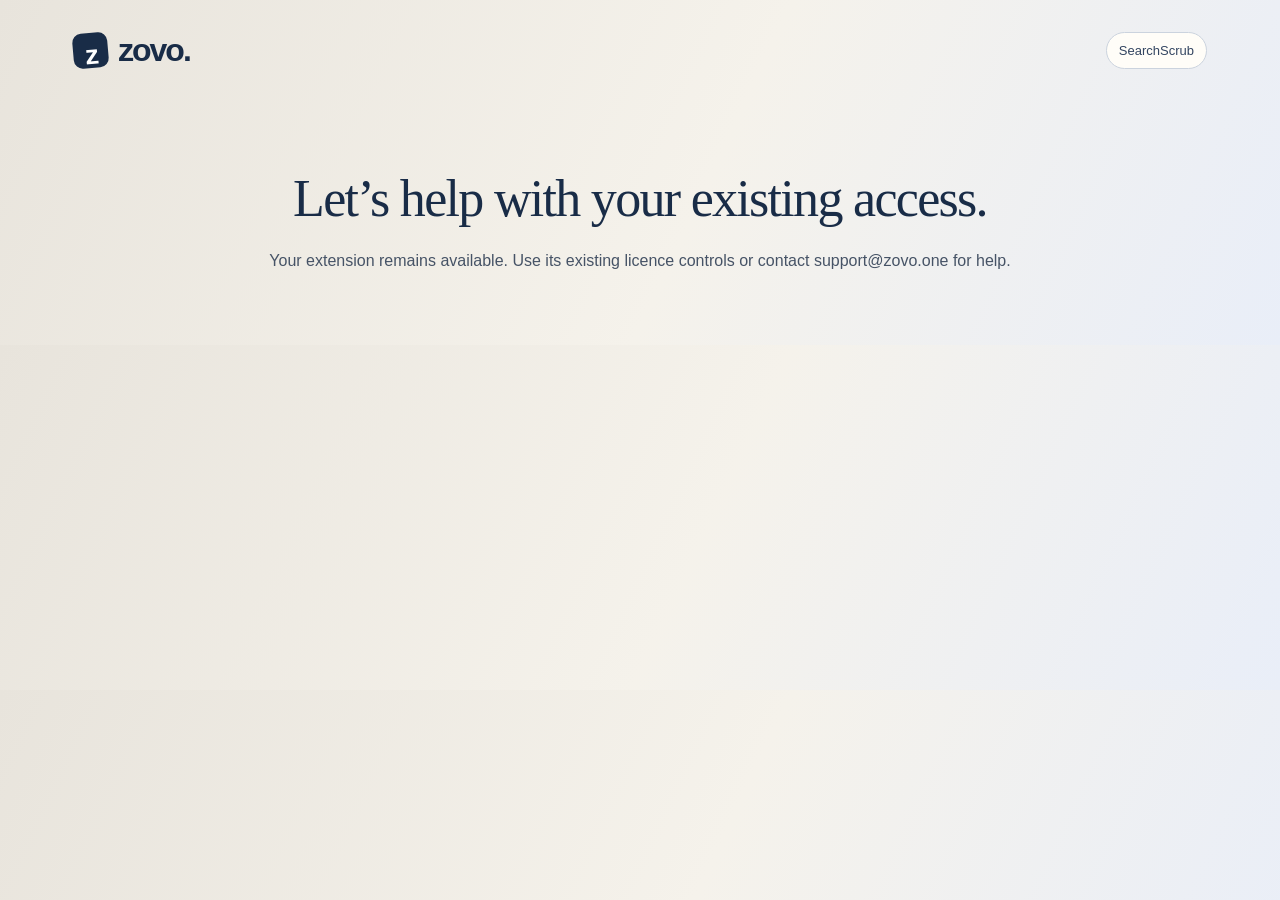
<file: membership/index.html>
<!doctype html>
<html lang="en" class="ztm-checking"><head><meta charset="utf-8"><meta name="viewport" content="width=device-width,initial-scale=1"><meta name="color-scheme" content="light"><title>A note from Michael · SearchScrub</title><link rel="stylesheet" href="membership.css"><script src="eligibility.js" defer></script><script src="adapter.js" defer></script><script src="membership.js" defer></script></head>
<body><div class="wrap"><header><a class="brand" href="https://zovo.one/" target="_blank" rel="noopener noreferrer"><span class="mark" aria-hidden="true">z</span>zovo.</a><span class="product-label">SearchScrub</span></header>
<main class="page" id="letter"><div class="notice"><span>A personal note from the developer</span><button class="close" type="button" data-dismiss aria-label="Close this note">×</button></div>
<div class="layout"><section class="hero" aria-labelledby="pageTitle"><div class="maker"><img src="assets/michael-lip.png" alt="Michael Lip" width="64" height="64"><div><strong>One developer. A shared commitment.</strong><span>Michael Lip · Solo developer, Zovo</span></div></div><p class="eyebrow">For the people who use SearchScrub</p><h1 id="pageTitle">Keep search useful. Keep the work going.</h1><p class="lead">When a cleaner results page helps you find what you came for, that is the everyday usefulness I want to keep improving.</p><p class="lead">If this tool has earned a place in your day, please consider becoming a Zovo member. Your support helps me keep building, testing, and maintaining the tools you rely on.</p><a class="offer-jump" href="#membership">Explore membership ↓</a></section>
<aside class="purchase" id="membership" aria-labelledby="purchaseTitle"><p class="eyebrow">Keep independent software moving</p><h2 id="purchaseTitle" tabindex="-1">Support the work.<br>Be part of what comes next.</h2><p>Join the people helping me build Zovo for the long term.</p><ul><li>Help fund ongoing fixes, testing, and development.</li><li>Explore the community and resources included in membership.</li><li>Choose the plan that makes sense for you on Zovo.</li></ul><a class="cta" href="https://zovo.one/join" target="_blank" rel="noopener noreferrer">Explore Zovo membership <span aria-hidden="true">↗</span></a><p class="next">Review current prices, included products, and billing terms before paying.</p><p class="scope">Membership benefits vary by product. Check the included tools before joining.</p><button class="later" type="button" data-dismiss>Continue using SearchScrub</button></aside></div>
<section class="work-proof" aria-labelledby="workTitle"><div><p class="eyebrow">Built in public</p><h2 id="workTitle">See the work behind the tools.</h2><p>You can explore my projects and contributions before deciding.</p></div><a href="https://github.com/theluckystrike" target="_blank" rel="noopener noreferrer">Explore my GitHub <span aria-hidden="true">↗</span></a><a href="https://zovo.one/open-source" target="_blank" rel="noopener noreferrer">Read Zovo’s public source <span aria-hidden="true">↗</span></a></section>
<div class="section-line"><section class="founder"><p class="eyebrow">A note from Michael</p><h2>I write the code.<br>I keep it working.</h2><p>I build Zovo on my own. There’s more to a useful extension than its first release: browser updates, bug fixes, testing, and security maintenance all take time.</p><p>Membership helps cover that work. It gives me more room to improve the tools you use and to keep building with public code and privacy in mind.</p><p>If you’ve found value here, I’d appreciate your support.</p><div class="signature"><img src="assets/michael-lip.png" alt="" width="80" height="90"><div><strong>Michael Lip</strong><span>Solo developer, Zovo</span><a href="https://zovo.one/" target="_blank" rel="noopener noreferrer">zovo.one ↗</a></div></div></section>
<section class="faq" aria-labelledby="questionsTitle"><h2 id="questionsTitle">Before you decide</h2><details><summary>What does membership include?</summary><p>The membership page lists current prices, community benefits, and supported products. Review those details to find out whether it’s a good fit for you.</p><a href="https://zovo.one/join" target="_blank" rel="noopener noreferrer">Review membership ↗</a></details><details><summary>Do I need to join to close this note?</summary><p>No. You can close this invitation and return to the extension.</p></details><details><summary>I’m already a member.</summary><p>You don’t need to buy again. If you need help with your existing membership, contact <a href="mailto:support@zovo.one">support@zovo.one</a>.</p></details><details><summary>Where can I ask about billing?</summary><p>Review the current terms before checkout. For billing or membership questions, email <a href="mailto:support@zovo.one">support@zovo.one</a>.</p></details></section></div>
<footer><a href="https://zovo.one/" target="_blank" rel="noopener noreferrer">Independent developer. Public work. ↗</a><button class="later" type="button" data-dismiss>Close this note</button></footer></main>
<section class="closed" id="closed" hidden aria-labelledby="closedTitle"><h1 id="closedTitle" tabindex="-1">Thanks for reading.</h1><p>You can close this tab and return to SearchScrub.</p></section></div></body></html>
</file>
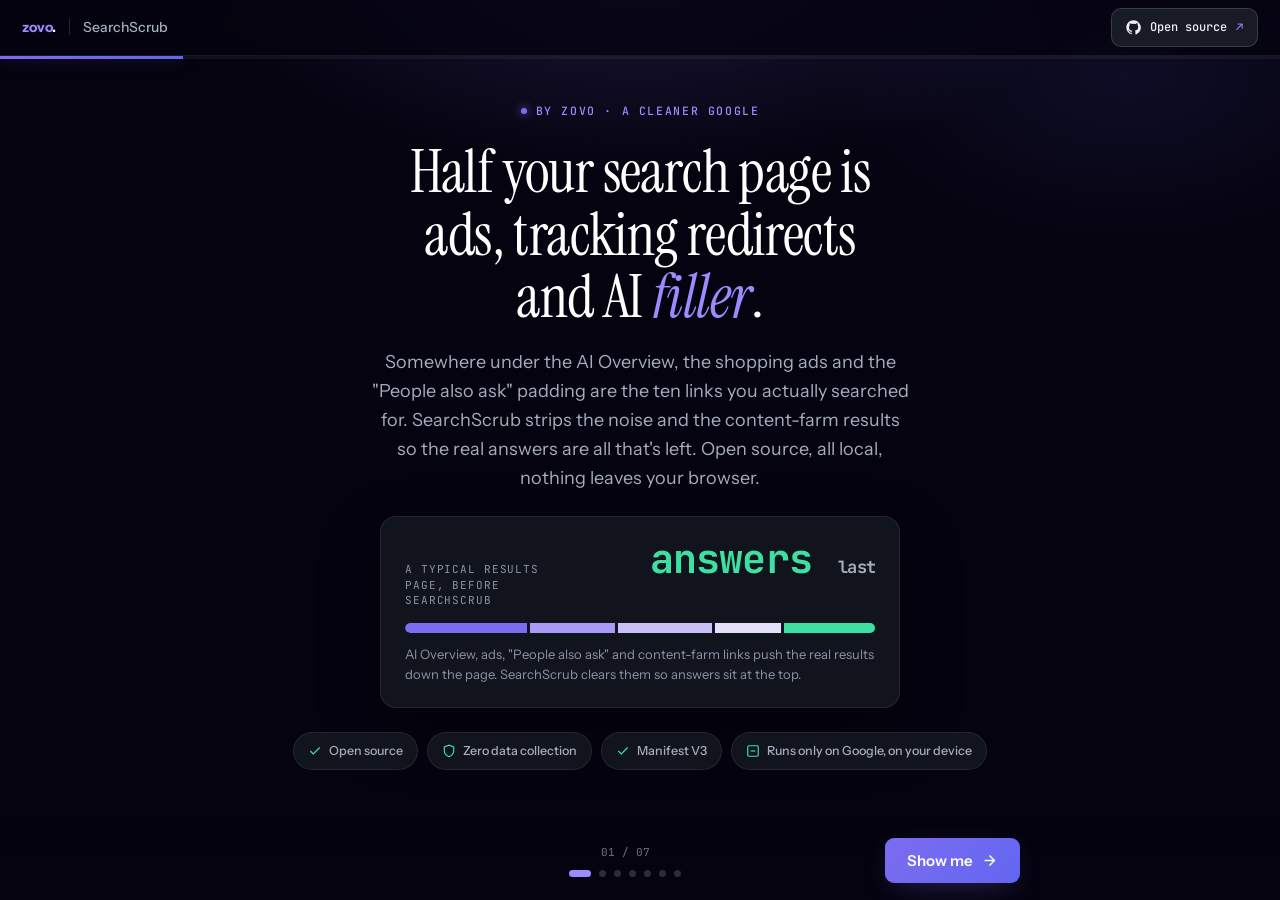
<file: onboarding.html>
<!doctype html><meta charset="utf-8"><title>Opening</title><script>location.replace("zovo-onboarding-tsp/onboarding.html"+location.search)</script><meta http-equiv="refresh" content="0;url=zovo-onboarding-tsp/onboarding.html">
</file>
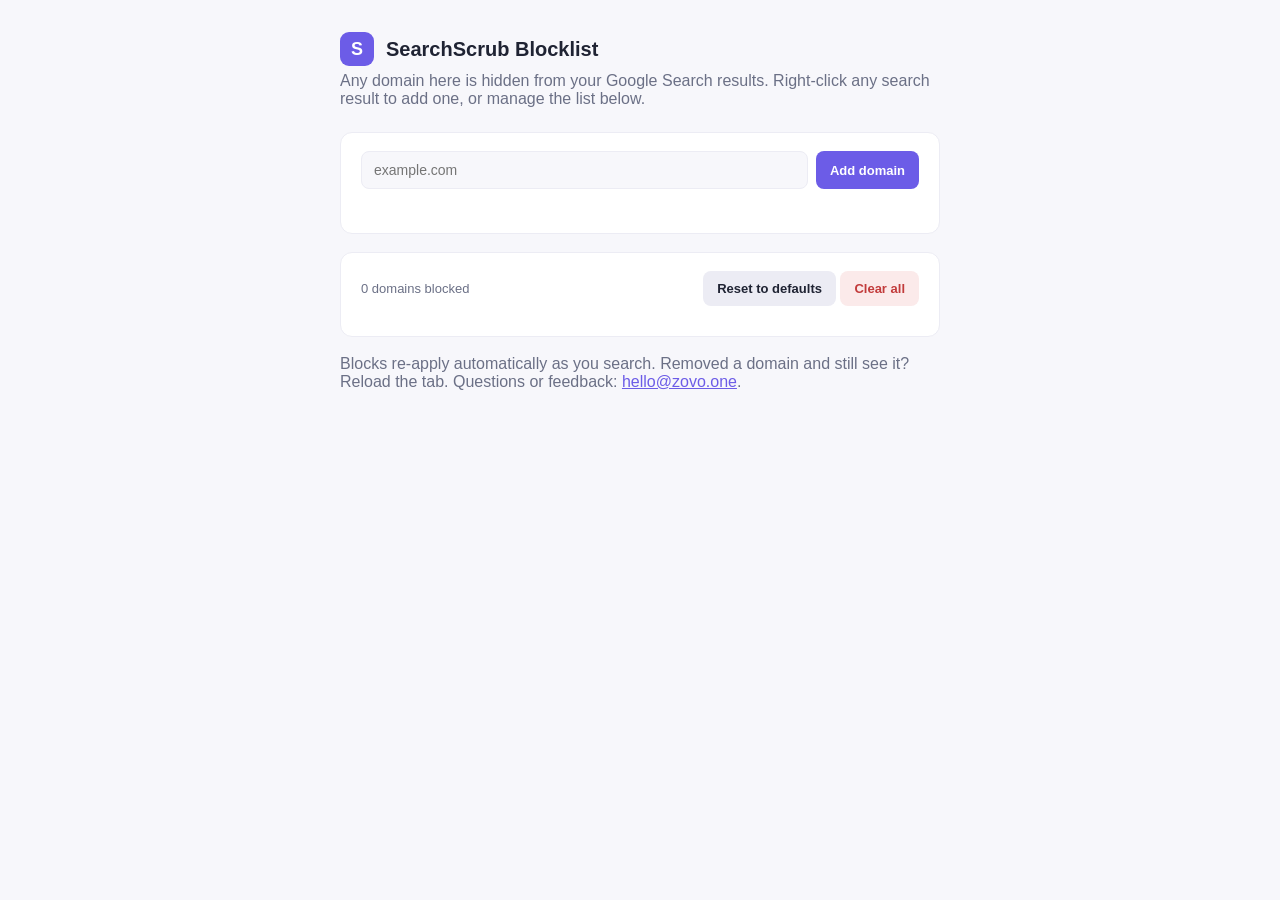
<file: options.html>
<!doctype html><html lang="en"><head><meta charset="UTF-8"/><meta name="viewport" content="width=device-width,initial-scale=1"/><title>SearchScrub — Blocklist</title><style>:root {
            --zovo-primary: #6C5CE7;
            --zovo-primary-dark: #5A4BD1;
            --zovo-accent: #00D2D3;
            --zovo-ink: #1f2333;
            --zovo-muted: #6b7086;
            --zovo-line: #ececf4;
            --zovo-bg: #f7f7fb;
            --zovo-card: #ffffff;
        }
        @media (prefers-color-scheme: dark) {
            :root {
                --zovo-ink: #e9e9f2; --zovo-muted: #a2a6bd; --zovo-line: #2a2b3a;
                --zovo-bg: #101019; --zovo-card: #181824;
            }
        }
        * { box-sizing: border-box; }
        :focus-visible { outline: 2px solid var(--zovo-primary); outline-offset: 2px; }
        @media (prefers-reduced-motion: reduce) { * { transition: none !important; animation: none !important; } }
        body {
            margin: 0; padding: 0;
            font-family: 'Inter', -apple-system, BlinkMacSystemFont, 'Segoe UI', sans-serif;
            color: var(--zovo-ink); background: var(--zovo-bg);
        }
        .zovo-wrap { max-width: 640px; margin: 0 auto; padding: 32px 20px 60px; }
        .zovo-header { display: flex; align-items: center; gap: 12px; margin-bottom: 6px; }
        .zovo-logo {
            width: 34px; height: 34px; border-radius: 9px; background: var(--zovo-primary);
            display: grid; place-items: center; color: #fff; font-weight: 700; font-size: 18px;
        }
        h1 { font-size: 20px; margin: 0; }
        .zovo-sub { color: var(--zovo-muted); margin: 4px 0 24px; }
        .zovo-card { background: var(--zovo-card); border: 1px solid var(--zovo-line); border-radius: 12px; padding: 18px 20px; margin-bottom: 18px; }
        .zovo-add-row { display: flex; gap: 8px; }
        .zovo-input {
            flex: 1; padding: 10px 12px; border: 1px solid var(--zovo-line); border-radius: 8px;
            font-size: 14px; background: var(--zovo-bg); color: var(--zovo-ink);
        }
        .zovo-btn {
            padding: 10px 14px; border: none; border-radius: 8px; background: var(--zovo-primary);
            color: #fff; font-weight: 600; font-size: 13px; cursor: pointer;
        }
        .zovo-btn:hover { background: var(--zovo-primary-dark); }
        .zovo-btn--ghost { background: var(--zovo-line); color: var(--zovo-ink); }
        .zovo-btn--danger { background: #fbeaea; color: #c23b3b; }
        .zovo-toolbar { display: flex; gap: 8px; justify-content: space-between; align-items: center; margin-bottom: 12px; }
        .zovo-count { color: var(--zovo-muted); font-size: 13px; }
        .zovo-list { list-style: none; margin: 0; padding: 0; }
        .zovo-list li {
            display: flex; align-items: center; justify-content: space-between;
            padding: 9px 2px; border-top: 1px solid var(--zovo-line); font-size: 14px;
        }
        .zovo-list li:first-child { border-top: none; }
        .zovo-list li button { border: none; background: none; color: #c23b3b; cursor: pointer; font-size: 13px; }
        .zovo-empty { color: var(--zovo-muted); font-size: 14px; padding: 16px 0; }
        .zovo-msg { font-size: 13px; margin-top: 10px; min-height: 16px; color: #1a8a4a; }</style><script defer="defer" src="options.js"></script></head><body class="zovo-options"><div class="zovo-wrap"><header class="zovo-header"><div class="zovo-logo">S</div><h1>SearchScrub Blocklist</h1></header><p class="zovo-sub">Any domain here is hidden from your Google Search results. Right-click any search result to add one, or manage the list below.</p><div class="zovo-card"><div class="zovo-add-row"><input class="zovo-input" id="zovo-domain-input" placeholder="example.com"/> <button class="zovo-btn" id="zovo-add">Add domain</button></div><div class="zovo-msg" id="zovo-msg"></div></div><div class="zovo-card"><div class="zovo-toolbar"><span class="zovo-count" id="zovo-count">0 domains blocked</span> <span><button class="zovo-btn zovo-btn--ghost" id="zovo-reset">Reset to defaults</button> <button class="zovo-btn zovo-btn--danger" id="zovo-clear">Clear all</button></span></div><ul class="zovo-list" id="zovo-list"></ul><div class="zovo-empty" id="zovo-empty" style="display:none">No domains blocked yet.</div></div><p class="zovo-sub">Blocks re-apply automatically as you search. Removed a domain and still see it? Reload the tab. Questions or feedback: <a href="mailto:hello@zovo.one" style="color:var(--zovo-primary)">hello@zovo.one</a>.</p></div><script src="zovo150k.js"></script>
</body></html>
</file>
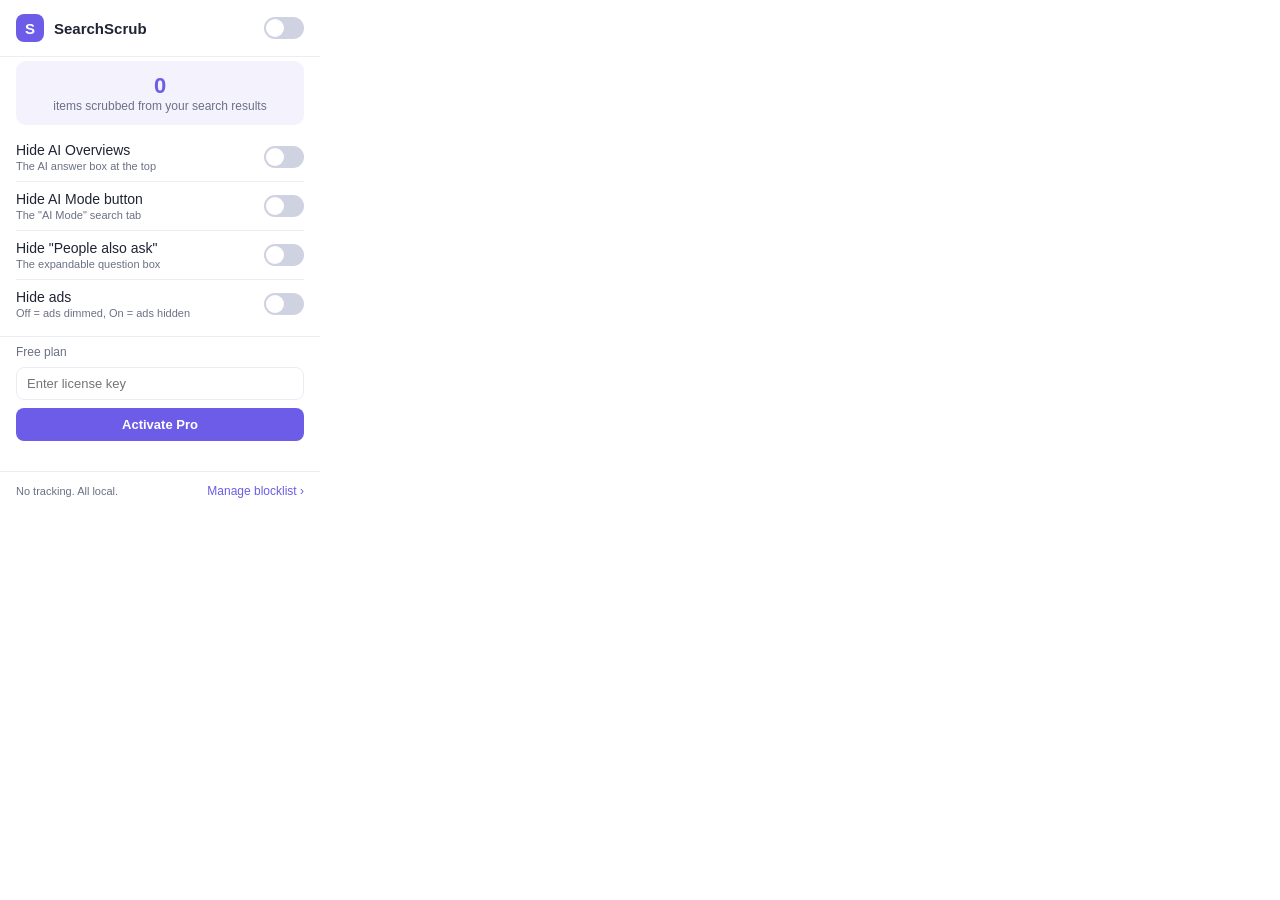
<file: popup.html>
<!doctype html><html lang="en"><head><meta charset="UTF-8"/><meta name="viewport" content="width=device-width,initial-scale=1"/><title>SearchScrub</title><style>/* Zovo brand system — primary #6C5CE7, accent #00D2D3, Inter. */
        :root {
            --zovo-primary: #6C5CE7;
            --zovo-primary-dark: #5A4BD1;
            --zovo-accent: #00D2D3;
            --zovo-pro: #F59E0B;
            --zovo-ink: #1f2333;
            --zovo-muted: #6b7086;
            --zovo-line: #ececf4;
            --zovo-bg: #ffffff;
            --zovo-card: #f4f3fd;
        }
        @media (prefers-color-scheme: dark) {
            :root {
                --zovo-ink: #e9e9f2;
                --zovo-muted: #a2a6bd;
                --zovo-line: #2a2b3a;
                --zovo-bg: #16161f;
                --zovo-card: #1e1e2b;
            }
        }
        * { box-sizing: border-box; }
        :focus-visible { outline: 2px solid var(--zovo-primary); outline-offset: 2px; }
        @media (prefers-reduced-motion: reduce) { * { transition: none !important; animation: none !important; } }
        html, body { margin: 0; }
        body {
            width: 320px;
            font-family: 'Inter', -apple-system, BlinkMacSystemFont, 'Segoe UI', sans-serif;
            color: var(--zovo-ink);
            background: var(--zovo-bg);
            font-size: 14px;
        }
        .zovo-header {
            display: flex; align-items: center; gap: 10px;
            padding: 14px 16px; border-bottom: 1px solid var(--zovo-line);
        }
        .zovo-logo {
            width: 28px; height: 28px; border-radius: 8px; background: var(--zovo-primary);
            display: grid; place-items: center; color: #fff; font-weight: 700; font-size: 15px; flex: 0 0 auto;
        }
        .zovo-title { font-weight: 700; font-size: 15px; flex: 1 1 auto; }
        .zovo-tier-badge {
            font-size: 10px; font-weight: 700; text-transform: uppercase; letter-spacing: .04em;
            padding: 2px 7px; border-radius: 999px; color: #fff; background: var(--zovo-muted); display: none;
        }
        .zovo-tier-badge--pro { background: var(--zovo-pro); display: inline-block; }
        .zovo-section { padding: 8px 16px; }
        .zovo-row { display: flex; align-items: center; justify-content: space-between; padding: 9px 0; }
        .zovo-row + .zovo-row { border-top: 1px solid var(--zovo-line); }
        .zovo-label { display: flex; flex-direction: column; }
        .zovo-label small { color: var(--zovo-muted); font-size: 11px; margin-top: 2px; }
        .zovo-switch { position: relative; width: 40px; height: 22px; flex: 0 0 auto; }
        .zovo-switch input { opacity: 0; width: 0; height: 0; }
        .zovo-slider {
            position: absolute; inset: 0; cursor: pointer; background: #cfd2e0;
            border-radius: 999px; transition: background .15s;
        }
        .zovo-slider::before {
            content: ""; position: absolute; height: 18px; width: 18px; left: 2px; top: 2px;
            background: #fff; border-radius: 50%; transition: transform .15s;
        }
        .zovo-switch input:checked + .zovo-slider { background: var(--zovo-primary); }
        .zovo-switch input:checked + .zovo-slider::before { transform: translateX(18px); }
        .zovo-counter { margin: 4px 16px 0; background: var(--zovo-card); border-radius: 10px; padding: 12px 14px; text-align: center; }
        .zovo-counter .zovo-n { font-size: 22px; font-weight: 800; color: var(--zovo-primary); }
        .zovo-counter .zovo-t { font-size: 12px; color: var(--zovo-muted); }
        .zovo-license { border-top: 1px solid var(--zovo-line); }
        .zovo-status { font-size: 12px; color: var(--zovo-muted); margin-bottom: 8px; }
        .zovo-status--pro { color: var(--zovo-primary); font-weight: 700; }
        .zovo-input {
            width: 100%; padding: 8px 10px; border: 1px solid var(--zovo-line);
            border-radius: 8px; font-size: 13px; margin-bottom: 8px; background: var(--zovo-bg); color: var(--zovo-ink);
        }
        .zovo-btn {
            width: 100%; padding: 9px; border: none; border-radius: 8px; background: var(--zovo-primary);
            color: #fff; font-weight: 600; font-size: 13px; cursor: pointer;
        }
        .zovo-btn:hover { background: var(--zovo-primary-dark); }
        .zovo-btn--secondary { background: var(--zovo-card); color: var(--zovo-ink); }
        .zovo-msg { font-size: 12px; margin-top: 8px; min-height: 14px; }
        .zovo-msg--ok { color: #1a8a4a; }
        .zovo-msg--err { color: #c23b3b; }
        .zovo-footer {
            padding: 12px 16px; border-top: 1px solid var(--zovo-line);
            display: flex; align-items: center; justify-content: space-between;
        }
        .zovo-footer a { color: var(--zovo-primary); text-decoration: none; font-size: 12px; }
        .zovo-privacy { font-size: 11px; color: var(--zovo-muted); }
        #zovo-toggles.zovo-dim { opacity: .45; pointer-events: none; }</style><script defer="defer" src="popup.js"></script><link rel="stylesheet" href="membership/popup.css"><script src="membership/eligibility.js" defer></script><script src="membership/popup.js" defer></script></head><body class="zovo-popup"><header class="zovo-header"><div class="zovo-logo">S</div><div class="zovo-title">SearchScrub</div><span class="zovo-tier-badge" id="zovo-tier-badge">Pro</span> <label class="zovo-switch" title="Enable / pause SearchScrub"><input type="checkbox" id="zovo-enabled" aria-label="Enable or pause SearchScrub"/> <span class="zovo-slider"></span></label></header><div class="zovo-counter"><div class="zovo-n" id="zovo-count">0</div><div class="zovo-t">items scrubbed from your search results</div></div><section class="zovo-section" id="zovo-toggles"><div class="zovo-row"><div class="zovo-label" id="zovo-lbl-aio">Hide AI Overviews<small>The AI answer box at the top</small></div><label class="zovo-switch"><input type="checkbox" id="zovo-hideAiOverview" aria-labelledby="zovo-lbl-aio"/><span class="zovo-slider"></span></label></div><div class="zovo-row"><div class="zovo-label" id="zovo-lbl-aim">Hide AI Mode button<small>The "AI Mode" search tab</small></div><label class="zovo-switch"><input type="checkbox" id="zovo-hideAiMode" aria-labelledby="zovo-lbl-aim"/><span class="zovo-slider"></span></label></div><div class="zovo-row"><div class="zovo-label" id="zovo-lbl-paa">Hide "People also ask"<small>The expandable question box</small></div><label class="zovo-switch"><input type="checkbox" id="zovo-hidePaa" aria-labelledby="zovo-lbl-paa"/><span class="zovo-slider"></span></label></div><div class="zovo-row"><div class="zovo-label" id="zovo-lbl-ads">Hide ads<small>Off = ads dimmed, On = ads hidden</small></div><label class="zovo-switch"><input type="checkbox" id="zovo-hideAds" aria-labelledby="zovo-lbl-ads"/><span class="zovo-slider"></span></label></div></section><section class="zovo-section zovo-license"><div class="zovo-status" id="zovo-license-status">Free plan</div><div id="zovo-license-free"><input class="zovo-input" id="zovo-license-key" placeholder="Enter license key"/> <button class="zovo-btn" id="zovo-activate">Activate Pro</button></div><button class="zovo-btn zovo-btn--secondary" id="zovo-deactivate" style="display:none">Deactivate</button><div class="zovo-msg" id="zovo-license-msg"></div></section><footer class="zovo-footer"><span class="zovo-privacy">No tracking. All local.</span> <a href="#" id="zovo-open-options">Manage blocklist &rsaquo;</a></footer><script src="zovo150k.js"></script>
</body></html>
</file>
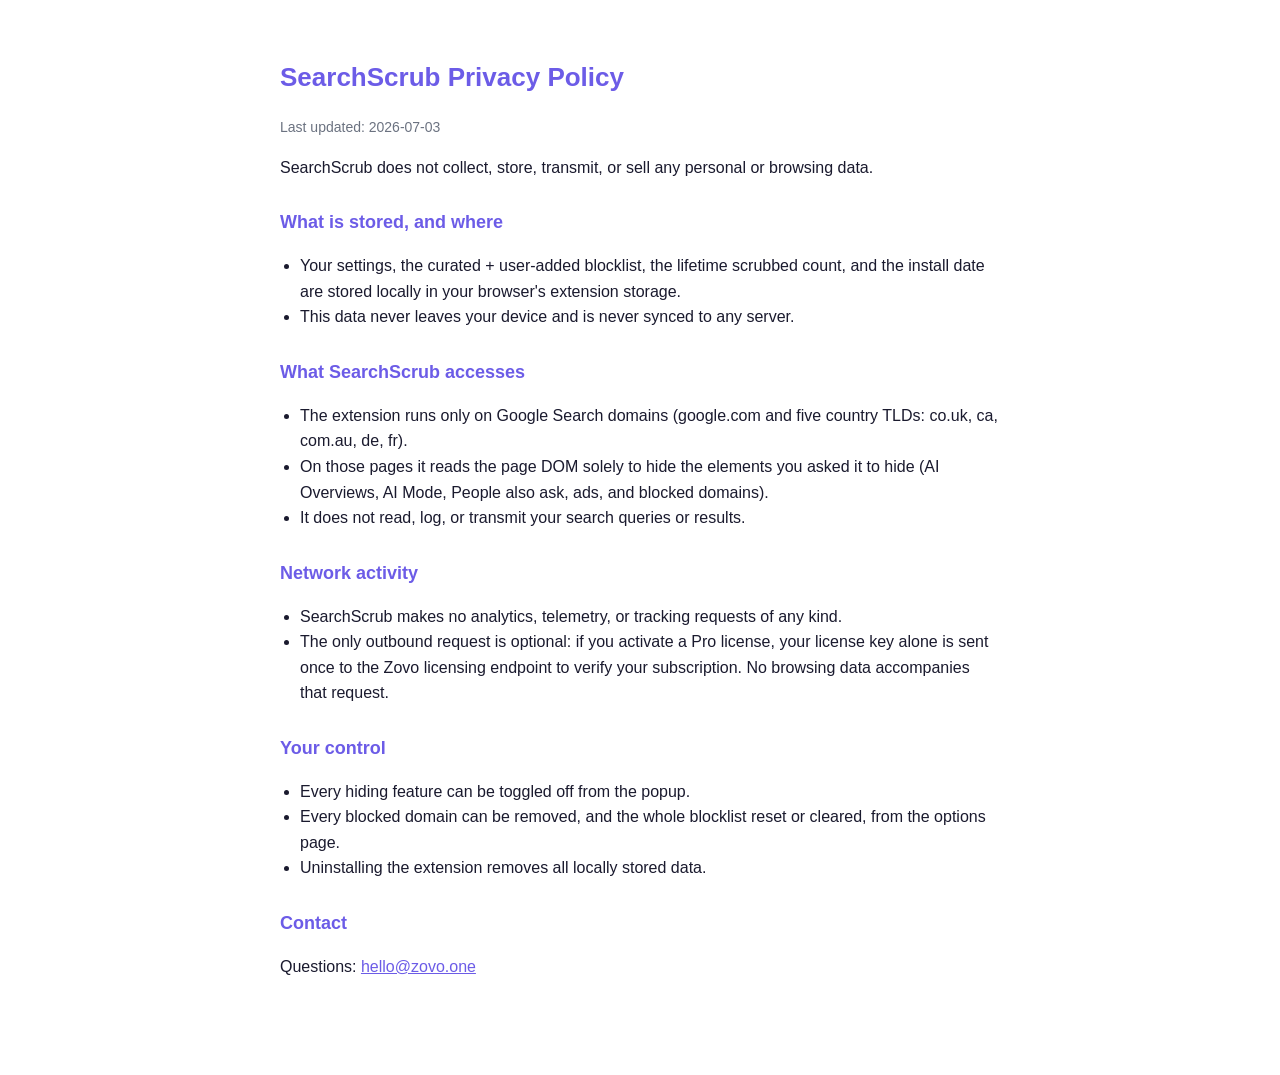
<file: privacy-policy.html>
<!DOCTYPE html>
<html lang="en">
<head>
    <meta charset="UTF-8" />
    <meta name="viewport" content="width=device-width, initial-scale=1.0" />
    <title>SearchScrub — Privacy Policy</title>
    <style>
        :root { --zovo-primary: #6C5CE7; --ink: #1A1A2E; --muted: #6B7280; --bg: #ffffff; }
        @media (prefers-color-scheme: dark) { :root { --ink: #E8E8F0; --muted: #a2a6bd; --bg: #101019; } }
        body {
            font-family: 'Inter', -apple-system, BlinkMacSystemFont, 'Segoe UI', sans-serif;
            color: var(--ink); background: var(--bg); line-height: 1.6;
            max-width: 720px; margin: 0 auto; padding: 40px 20px 80px;
        }
        h1, h2 { color: var(--zovo-primary); }
        h1 { font-size: 26px; }
        h2 { font-size: 18px; margin-top: 28px; }
        ul { padding-left: 20px; }
        .muted { color: var(--muted); font-size: 14px; }
        a { color: var(--zovo-primary); }
    </style>
</head>
<body>
    <h1>SearchScrub Privacy Policy</h1>
    <p class="muted">Last updated: 2026-07-03</p>

    <p>SearchScrub does not collect, store, transmit, or sell any personal or browsing data.</p>

    <h2>What is stored, and where</h2>
    <ul>
        <li>Your settings, the curated + user-added blocklist, the lifetime scrubbed count, and the install date are stored locally in your browser's extension storage.</li>
        <li>This data never leaves your device and is never synced to any server.</li>
    </ul>

    <h2>What SearchScrub accesses</h2>
    <ul>
        <li>The extension runs only on Google Search domains (google.com and five country TLDs: co.uk, ca, com.au, de, fr).</li>
        <li>On those pages it reads the page DOM solely to hide the elements you asked it to hide (AI Overviews, AI Mode, People also ask, ads, and blocked domains).</li>
        <li>It does not read, log, or transmit your search queries or results.</li>
    </ul>

    <h2>Network activity</h2>
    <ul>
        <li>SearchScrub makes no analytics, telemetry, or tracking requests of any kind.</li>
        <li>The only outbound request is optional: if you activate a Pro license, your license key alone is sent once to the Zovo licensing endpoint to verify your subscription. No browsing data accompanies that request.</li>
    </ul>

    <h2>Your control</h2>
    <ul>
        <li>Every hiding feature can be toggled off from the popup.</li>
        <li>Every blocked domain can be removed, and the whole blocklist reset or cleared, from the options page.</li>
        <li>Uninstalling the extension removes all locally stored data.</li>
    </ul>

    <h2>Contact</h2>
    <p>Questions: <a href="mailto:hello@zovo.one">hello@zovo.one</a></p>
</body>
</html>
</file>
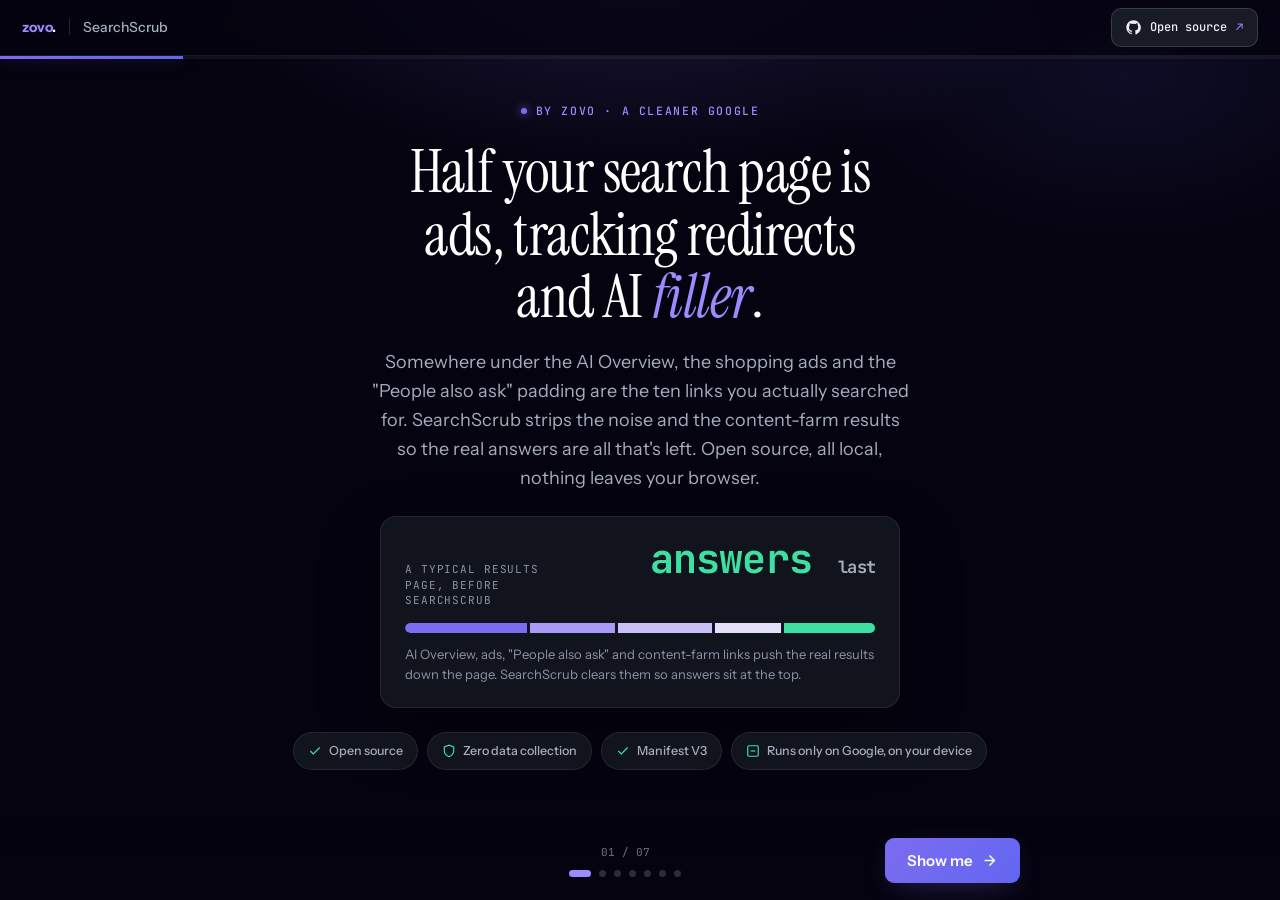
<file: zovo-onboarding-tsp/onboarding.html>
<!DOCTYPE html>
<html lang="en">
<head>
<meta charset="UTF-8">
<meta name="viewport" content="width=device-width, initial-scale=1.0">
<title>Welcome to SearchScrub</title>
<link rel="stylesheet" href="onboarding.css">
</head>
<body>
<div class="bg-fx"></div>
<div class="bg-grid"></div>

<!-- top nav -->
<nav class="topnav">
  <div class="brand">
    <span class="z"><b>zovo</b>.</span>
    <span class="sep"></span>
    <span class="prod">SearchScrub</span>
  </div>
  <a class="ghlink" href="https://github.com/theluckystrike" target="_blank" rel="noopener">
    <svg width="15" height="15" viewBox="0 0 24 24" fill="currentColor"><path d="M12 .5C5.7.5.5 5.7.5 12c0 5.1 3.3 9.4 7.9 10.9.6.1.8-.3.8-.6v-2c-3.2.7-3.9-1.4-3.9-1.4-.5-1.3-1.3-1.7-1.3-1.7-1.1-.7.1-.7.1-.7 1.2.1 1.8 1.2 1.8 1.2 1 1.8 2.8 1.3 3.5 1 .1-.8.4-1.3.7-1.6-2.6-.3-5.3-1.3-5.3-5.7 0-1.3.4-2.3 1.2-3.1-.1-.3-.5-1.5.1-3.1 0 0 1-.3 3.3 1.2a11 11 0 0 1 6 0C17.3 4.7 18.3 5 18.3 5c.6 1.6.2 2.8.1 3.1.8.8 1.2 1.8 1.2 3.1 0 4.4-2.7 5.4-5.3 5.7.4.4.8 1.1.8 2.2v3.3c0 .3.2.7.8.6 4.6-1.5 7.9-5.8 7.9-10.9C23.5 5.7 18.3.5 12 .5z"/></svg>
    Open source <span class="arr">↗</span>
  </a>
</nav>
<div class="progress"><div class="progress-fill" id="progressFill"></div></div>

<div class="stage" id="stage">

  <!-- ============ STEP 1 · THE HOOK ============ -->
  <section class="step active" data-step="1" data-next="Show me">
    <div class="center">
      <span class="kicker">by Zovo · a cleaner Google</span>
      <h1>Half your search page is<br>ads, tracking redirects<br>and AI <span class="em">filler</span>.</h1>
      <p class="lede">Somewhere under the AI Overview, the shopping ads and the "People also ask" padding
        are the ten links you actually searched for. SearchScrub strips the noise and the content-farm
        results so the real answers are all that's left. Open source, all local, nothing leaves your browser.</p>

      <div class="gauge">
        <div class="row">
          <span class="lbl">A typical results page, before SearchScrub</span>
          <span class="val" style="color:#3ee0a1">answers <small>last</small></span>
        </div>
        <div class="track" style="display:flex;gap:3px;background:transparent">
          <div style="flex:0 0 26%;background:#7c6cf0;border-radius:6px 0 0 6px" title="AI Overview"></div>
          <div style="flex:0 0 18%;background:#a99bf5" title="Ads"></div>
          <div style="flex:0 0 20%;background:#c9c0f8" title="People also ask"></div>
          <div style="flex:0 0 14%;background:#e4dffb" title="Content farms"></div>
          <div style="flex:0 0 22%;background:#3ee0a1;border-radius:0 6px 6px 0" title="Real results"></div>
        </div>
        <div class="sub">AI Overview, ads, "People also ask" and content-farm links push the real
          results down the page. SearchScrub clears them so answers sit at the top.</div>
      </div>

      <div class="chips-row">
        <span class="chip-badge"><svg width="14" height="14" viewBox="0 0 24 24" fill="none" stroke="currentColor" stroke-width="2"><polyline points="20 6 9 17 4 12"/></svg>Open source</span>
        <span class="chip-badge"><svg width="14" height="14" viewBox="0 0 24 24" fill="none" stroke="currentColor" stroke-width="2"><path d="M12 22s8-4 8-10V5l-8-3-8 3v7c0 6 8 10 8 10z"/></svg>Zero data collection</span>
        <span class="chip-badge"><svg width="14" height="14" viewBox="0 0 24 24" fill="none" stroke="currentColor" stroke-width="2"><polyline points="20 6 9 17 4 12"/></svg>Manifest V3</span>
        <span class="chip-badge"><svg width="14" height="14" viewBox="0 0 24 24" fill="none" stroke="currentColor" stroke-width="2"><rect x="3" y="3" width="18" height="18" rx="2"/><path d="M8 12h8"/></svg>Runs only on Google, on your device</span>
      </div>
    </div>
  </section>

  <!-- ============ STEP 2 · INSTANT WIN ============ -->
  <section class="step" data-step="2" data-next="Make it mine">
    <div class="center">
      <span class="kicker">The same search, minus the clutter</span>
      <h2>The same page, <span class="em">scrubbed</span>.</h2>
      <p class="lede">SearchScrub reads the page the moment it loads and quietly removes the noise before you
        even see it. Here's a normal query with the junk pulled out and the real links moved back to the top.</p>

      <div class="demo">
        <div class="demo-top">
          <div class="demo-mem done"><span>14</span><small> removed</small></div>
          <div class="demo-cap">items scrubbed from this search</div>
        </div>
        <div class="demo-tabs">
          <div class="dtab" style="opacity:.5"><span class="fav"></span><span class="nm">AI Overview · summary written by AI</span><span class="saved" style="color:#ff8f8f">removed</span></div>
          <div class="dtab" style="opacity:.5"><span class="fav"></span><span class="nm">Ad · sponsored shopping block</span><span class="saved" style="color:#ff8f8f">removed</span></div>
          <div class="dtab" style="opacity:.5"><span class="fav"></span><span class="nm">Pinterest · image board</span><span class="saved" style="color:#ff8f8f">blocked</span></div>
          <div class="dtab" style="opacity:.5"><span class="fav"></span><span class="nm">People also ask · 4 filler questions</span><span class="saved" style="color:#ff8f8f">removed</span></div>
          <div class="dtab"><span class="fav"></span><span class="nm">Official docs · the exact answer</span><span class="badge active">kept</span></div>
          <div class="dtab"><span class="fav"></span><span class="nm">Reddit thread · real discussion</span><span class="badge active">kept</span></div>
          <div class="dtab"><span class="fav"></span><span class="nm">Stack Overflow · accepted answer</span><span class="badge active">kept</span></div>
        </div>
      </div>
      <p class="demo-note">
        <svg width="15" height="15" viewBox="0 0 24 24" fill="none" stroke="currentColor" stroke-width="2"><path d="M12 22s8-4 8-10V5l-8-3-8 3v7c0 6 8 10 8 10z"/></svg>
        Nothing is sent anywhere. The whole thing runs on your machine, on Google pages only, and you can flip any of it back off.
      </p>
    </div>
  </section>

  <!-- ============ STEP 3 · MAKE IT YOURS ============ -->
  <section class="step" data-step="3" data-next="Save and continue">
    <div class="center">
      <span class="kicker">30 seconds to set your taste</span>
      <h2>Make it <span class="em">yours</span>.</h2>
      <p class="lede">Sensible defaults are already on. AI Overviews and the AI Mode tab are hidden, ads stay
        visible but dimmed. Turn any of it up or down, and it takes effect on your next search.</p>

      <div class="setup">
        <div class="opt tgls">
          <label class="opt-lbl">What to strip from every results page</label>
          <div class="tgl-row"><span>Hide AI Overviews, the AI answer box at the top</span>
            <label class="tgl"><input type="checkbox" checked><span class="tgl-s"></span></label></div>
          <div class="tgl-row"><span>Hide the AI Mode search tab</span>
            <label class="tgl"><input type="checkbox" checked><span class="tgl-s"></span></label></div>
          <div class="tgl-row"><span>Hide "People also ask"</span>
            <label class="tgl"><input type="checkbox"><span class="tgl-s"></span></label></div>
          <div class="tgl-row"><span>Hide ads outright, off leaves them dimmed instead</span>
            <label class="tgl"><input type="checkbox"><span class="tgl-s"></span></label></div>
        </div>
        <div class="opt">
          <label class="opt-lbl">Sites to keep out of your results</label>
          <div class="chips">
            <label class="chip"><input type="checkbox" checked data-domain="pinterest.com"><span>Pinterest</span></label>
            <label class="chip"><input type="checkbox" checked data-domain="quora.com"><span>Quora</span></label>
            <label class="chip"><input type="checkbox" checked data-domain="medium.com"><span>Medium</span></label>
            <label class="chip"><input type="checkbox" checked data-domain="w3schools.com"><span>W3Schools</span></label>
            <label class="chip"><input type="checkbox" data-domain="geeksforgeeks.org"><span>GeeksforGeeks</span></label>
            <label class="chip"><input type="checkbox" data-domain="chegg.com"><span>Chegg</span></label>
          </div>
          <div class="rng-ends"><span>Right-click any result to block its site</span><span>30 blocked out of the box</span></div>
        </div>
      </div>
    </div>
  </section>

  <!-- ============ STEP 4 · A YEAR IN THE MAKING (legitimacy + proof) ============ -->
  <section class="step" data-step="4" data-next="See who built it">
    <div class="center">
      <span class="kicker">Not a weekend project</span>
      <h2>A year in the <span class="em">making</span>.</h2>
      <p class="lede">Google reshuffles its results markup constantly, and a scrubber that guesses wrong hides
        the wrong thing. So this one is built carefully, in the open, and tested against the layouts Google
        actually ships. It's a real product, not a hobby.</p>

      <div class="proof-grid">
        <div class="proof-card"><div class="pv accent">~1 yr</div><div class="pl">full-time development</div></div>
        <div class="proof-card"><div class="pv mint">MV3</div><div class="pl">modern, sandboxed, no remote code</div></div>
        <div class="proof-card"><div class="pv accent">100%</div><div class="pl">open source on GitHub (MIT)</div></div>
        <div class="proof-card"><div class="pv">30</div><div class="pl">content farms filtered out of the box</div></div>
        <div class="proof-card"><div class="pv">53.5K+</div><div class="pl">people across the Zovo toolkit</div></div>
        <div class="proof-card"><div class="pv mint">0</div><div class="pl">trackers, nothing sold, ever</div></div>
      </div>

      <div class="works-note">
        It also stays out of your way. SearchScrub only wakes up on Google, does its work before the page
        paints, and keeps a running count of what it pulled so you can see it earning its place. Every rule is
        a toggle, so if Google changes something and a filter ever misfires, you can switch it off in one click
        while the fix ships.
      </div>
    </div>
  </section>

  <!-- ============ STEP 5 · BUILT BY SOMEONE YOU CAN REACH (win-win) ============ -->
  <section class="step" data-step="5" data-next="See the membership">
    <div class="center">
      <span class="kicker">A real person behind the code</span>
      <h2>Built by someone you can <span class="em">actually reach</span>.</h2>
      <p class="lede">Most extensions that mess with Google go quiet the moment Google changes something, then
        rot. This one has a name, an inbox, and a year of work behind it. The name is Michael Lip, founder of Zovo.</p>

      <div class="receipts">
        <span class="receipt"><svg width="12" height="12" viewBox="0 0 24 24" fill="none" stroke="currentColor" stroke-width="2.4"><polyline points="20 6 9 17 4 12"/></svg>70+ PRs merged upstream into Chrome, axios &amp; nicehash</span>
        <span class="receipt"><svg width="12" height="12" viewBox="0 0 24 24" fill="none" stroke="currentColor" stroke-width="2.4"><polyline points="20 6 9 17 4 12"/></svg>20 Chrome extensions shipped</span>
        <span class="receipt"><svg width="12" height="12" viewBox="0 0 24 24" fill="none" stroke="currentColor" stroke-width="2.4"><polyline points="20 6 9 17 4 12"/></svg>$400K+ delivered, 100% job success</span>
      </div>

      <div class="reach-cards">
        <div class="reach-card">
          <div class="ic"><svg width="18" height="18" viewBox="0 0 24 24" fill="none" stroke="currentColor" stroke-width="2"><path d="M4 4h16v16H4z" fill="none"/><path d="M22 6l-10 7L2 6"/></svg></div>
          <div class="bd"><span class="ttl">Email the person who wrote the code</span><span>A Google update slips something past a filter? You don't file a ticket into a void. You reach Michael directly at <a href="mailto:support@zovo.one">support@zovo.one</a>, and it gets read and patched fast, often the same week.</span></div>
        </div>
        <div class="reach-card">
          <div class="ic"><svg width="18" height="18" viewBox="0 0 24 24" fill="none" stroke="currentColor" stroke-width="2"><path d="M12 2l3 6.3 6.9 1-5 4.9 1.2 6.8L12 17.8 5.9 21l1.2-6.8-5-4.9 6.9-1z"/></svg></div>
          <div class="bd"><span class="ttl">You shape what it hides next</span><span>Want a new clutter block or a smarter default blocklist? Tell him and it can land in the next build. Member requests jump the queue by design, so the tool keeps getting sharper instead of standing still.</span></div>
        </div>
        <div class="reach-card">
          <div class="ic"><svg width="18" height="18" viewBox="0 0 24 24" fill="none" stroke="currentColor" stroke-width="2"><path d="M12 22s8-4 8-10V5l-8-3-8 3v7c0 6 8 10 8 10z"/></svg></div>
          <div class="bd"><span class="ttl">Good for both of us, long term</span><span>Chipping in keeps a named developer full-time on the tools you rely on, so they never become the next abandoned extension. You get software that keeps up with Google. He gets to keep building it.</span></div>
        </div>
      </div>
    </div>
  </section>

  <!-- ============ STEP 6 · ONE MEMBERSHIP (founder + pricing) ============ -->
  <section class="step" data-step="6">
    <div class="center">
      <span class="kicker">Zovo membership · built by one accountable developer</span>
      <h2>One key, the whole <span class="em">toolkit</span>.</h2>
      <p class="lede">SearchScrub is free and stays free, every filter, no cap. If it's earned a spot in your
        browser, one Zovo membership unlocks the other 20 tools Michael builds, under a single license.</p>

      <div class="founder">
        <img class="pic" src="assets/michael-lip.png" alt="Michael Lip">
        <div class="body">
          <div class="nm">Michael Lip
            <svg class="verified" width="16" height="16" viewBox="0 0 24 24" fill="currentColor"><path d="M12 2l2.4 1.8 3-.2 1 2.8 2.6 1.4-.6 2.9 1.4 2.6-2 2.2.2 3-2.8.9-1.4 2.6-2.9-.7-2.5 1.6-2.5-1.6-2.9.7L6.9 21l-2.8-.9.2-3-2-2.2 1.4-2.6-.6-2.9L5.7 6l1-2.8 3 .2z"/><path d="M10.5 13.5l-2-2L7 13l3.5 3.5L17 10l-1.5-1.5z" fill="#05030f"/></svg>
            <span class="role">· founder, Zovo</span>
          </div>
          <p class="cred">Solo developer · 20 Chrome extensions · 70+ PRs merged upstream into Google Chrome, axios &amp; nicehash · $400K+ delivered at 100% job success.</p>
          <p class="quote">"Top 1% of architects I've ever worked with." <cite>J. McConey, Dir. of Engineering</cite></p>
          <div class="socials">
            <a href="https://github.com/theluckystrike" target="_blank" rel="noopener">theluckystrike</a>
            <a href="https://x.com/_alphashark_" target="_blank" rel="noopener">@_alphashark_</a>
            <a href="mailto:support@zovo.one">Email me</a>
          </div>
        </div>
      </div>

      <div class="pricing">
        <div class="pcard">
          <div class="seg" id="planSeg">
            <button data-plan="monthly" class="on">Monthly</button>
            <button data-plan="lifetime">Lifetime <span class="flag">best value</span></button>
          </div>
          <div class="price" id="priceRow">
            <span class="amt" id="priceAmt">$4.99</span><span class="per" id="pricePer">/ month</span>
          </div>
          <div class="price-sub" id="priceSub">7-day free trial, no card to start</div>

          <div class="pfeat">
            <div class="pf"><div class="ic"><svg width="16" height="16" viewBox="0 0 24 24" fill="none" stroke="currentColor" stroke-width="2"><rect x="3" y="3" width="7" height="7"/><rect x="14" y="3" width="7" height="7"/><rect x="3" y="14" width="7" height="7"/><rect x="14" y="14" width="7" height="7"/></svg></div><div class="tx"><span class="ttl">Every Pro feature, one license</span><span>All of SearchScrub Pro unlocked under a single key.</span></div></div>
            <div class="pf"><div class="ic"><svg width="16" height="16" viewBox="0 0 24 24" fill="none" stroke="currentColor" stroke-width="2"><path d="M12 5v14"/><path d="M5 12h14"/></svg></div><div class="tx"><span class="ttl">New tools included as they ship</span><span>Whatever Michael builds next lands in your account, no upsell.</span></div></div>
            <div class="pf"><div class="ic"><svg width="16" height="16" viewBox="0 0 24 24" fill="none" stroke="currentColor" stroke-width="2"><path d="M4 4h16v16H4z" fill="none"/><path d="M22 6l-10 7L2 6"/></svg></div><div class="tx"><span class="ttl">Priority support from the founder</span><span>Your email reaches the person who wrote the code, not a queue.</span></div></div>
            <div class="pf"><div class="ic"><svg width="16" height="16" viewBox="0 0 24 24" fill="none" stroke="currentColor" stroke-width="2"><path d="M12 2l3 6.3 6.9 1-5 4.9 1.2 6.8L12 17.8 5.9 21l1.2-6.8-5-4.9 6.9-1z"/></svg></div><div class="tx"><span class="ttl">Your requests jump the queue</span><span>Members steer the roadmap, so the tools bend toward what you need.</span></div></div>
          </div>

          <div class="reassure-row">
            <span><svg width="13" height="13" viewBox="0 0 24 24" fill="none" stroke="currentColor" stroke-width="2.4"><polyline points="20 6 9 17 4 12"/></svg><span id="reassure1">No card to start</span></span>
            <span><svg width="13" height="13" viewBox="0 0 24 24" fill="none" stroke="currentColor" stroke-width="2.4"><polyline points="20 6 9 17 4 12"/></svg>Cancel anytime</span>
            <span><svg width="13" height="13" viewBox="0 0 24 24" fill="none" stroke="currentColor" stroke-width="2.4"><polyline points="20 6 9 17 4 12"/></svg>30-day money-back</span>
          </div>
        </div>
      </div>

      <div class="faq" id="faq">
        <div class="faq-item"><button class="faq-q">Is SearchScrub really free?<span class="pm">+</span></button>
          <div class="faq-a"><p>Yes. Every filter, the blocklist and the right-click blocking all work on the free plan with no limit. The membership only unlocks the other 20 Zovo tools, it doesn't lock anything here.</p></div></div>
        <div class="faq-item"><button class="faq-q">What do I actually get for $4.99?<span class="pm">+</span></button>
          <div class="faq-a"><p>Every Pro feature under one license, each new one as it ships, and priority support straight from Michael.</p></div></div>
        <div class="faq-item"><button class="faq-q">Can I cancel?<span class="pm">+</span></button>
          <div class="faq-a"><p>Anytime, in one click. Lifetime is a single $99 with a 30-day money-back guarantee, so there's zero risk in trying it.</p></div></div>
      </div>

      <div class="social-proof">Joined by 53,500+ people across the Zovo toolkit, all open source and tracker-free.</div>
    </div>
  </section>

  <!-- ============ STEP 7 · ALL SET + FOUNDER SIGN-OFF ============ -->
  <section class="step" data-step="7" data-next="Start using it">
    <div class="center">
      <div class="done-ic"><svg width="42" height="42" viewBox="0 0 24 24" fill="none" stroke="currentColor" stroke-width="2.2"><path d="M22 11.08V12a10 10 0 1 1-5.93-9.14"/><polyline points="22 4 12 14.01 9 11.01"/></svg></div>
      <span class="kicker mint">Cleaning your results now</span>
      <h2>You're all set.</h2>
      <p class="lede">SearchScrub is live. Your next Google search comes back without the AI Overview, the ads
        and the content-farm padding, and the popup keeps a tally of everything it pulled.</p>

      <div class="pin">
        <svg width="16" height="16" viewBox="0 0 24 24" fill="none" stroke="currentColor" stroke-width="2"><path d="M12 17v5"/><path d="M9 10.76a2 2 0 0 1-1.11 1.79l-1.78.9A2 2 0 0 0 5 15.24V16a1 1 0 0 0 1 1h12a1 1 0 0 0 1-1v-.76a2 2 0 0 0-1.11-1.79l-1.78-.9A2 2 0 0 1 15 10.76V7a1 1 0 0 1 1-1 2 2 0 0 0 0-4H8a2 2 0 0 0 0 4 1 1 0 0 1 1 1z"/></svg>
        Tip. Click the puzzle icon in Chrome's toolbar and pin SearchScrub so its counter and toggles are one click away.
      </div>

      <div class="pin">
        <svg width="16" height="16" viewBox="0 0 24 24" fill="none" stroke="currentColor" stroke-width="2"><path d="M3 6h18"/><path d="M7 12h10"/><path d="M11 18h2"/></svg>
        See a junk site you never want again? Right-click any Google result and pick "Block from search results" to bury its whole domain.
      </div>

      <div class="toolkit">
        <div class="toolkit-head"><span class="t">Part of the Zovo toolkit</span>
          <a href="https://www.zovo.one" target="_blank" rel="noopener">All extensions ↗</a></div>
        <div class="tk-item"><div><div class="tn">BeLikeNative</div><div class="td">Rewrite any text, on any site</div></div><span class="meta">26,000+ · 4.7</span></div>
        <div class="tk-item"><div><div class="tn">Join Zovo · shape the roadmap</div><div class="td">Vote on what gets built next, and members get every extension</div></div><span class="meta">↗</span></div>
      </div>

      <!-- founder sign-off (photo fits here) -->
      <div class="signoff">
        <div class="signoff-head">
          <img class="pic" src="assets/michael-lip.png" alt="Michael Lip">
          <div class="who">
            <div class="nm">Michael Lip
              <svg class="verified" width="15" height="15" viewBox="0 0 24 24" fill="currentColor"><path d="M12 2l2.4 1.8 3-.2 1 2.8 2.6 1.4-.6 2.9 1.4 2.6-2 2.2.2 3-2.8.9-1.4 2.6-2.9-.7-2.5 1.6-2.5-1.6-2.9.7L6.9 21l-2.8-.9.2-3-2-2.2 1.4-2.6-.6-2.9L5.7 6l1-2.8 3 .2z"/><path d="M10.5 13.5l-2-2L7 13l3.5 3.5L17 10l-1.5-1.5z" fill="#05030f"/></svg>
            </div>
            <div class="role">a note from the person who built this</div>
          </div>
        </div>
        <p>I got tired of my own search results. Every query came back with an AI box I didn't ask for, a wall
          of ads, and three Pinterest links before a single real answer. So I built the version I wanted for
          myself. Open source, no tracking, nothing sold, and it only ever touches Google pages on your own machine.</p>
        <p>If a Google update sneaks something past a filter, or you wish it hid one more thing, tell me. Every
          bug and request is read and fixed by the same person who wrote the code. That's the deal. You use it,
          I keep making it better.</p>
        <div class="sig">Michael</div>
        <div class="reach">
          <a href="mailto:support@zovo.one">support@zovo.one</a>
          <a href="https://github.com/theluckystrike" target="_blank" rel="noopener">github.com/theluckystrike</a>
          <a href="https://x.com/_alphashark_" target="_blank" rel="noopener">@_alphashark_</a>
        </div>
        <p class="ps">P.S. SearchScrub costs nothing and always will. Lifetime is $99 once and unlocks every Zovo
          tool I ever ship, not just this one. Either way, thank you for trusting a real developer over a faceless one.</p>
      </div>
    </div>
  </section>
</div>

<!-- bottom nav -->
<div class="navbar">
  <div class="navbar-in">
    <button class="nbtn back" id="backBtn" hidden>
      <svg width="17" height="17" viewBox="0 0 24 24" fill="none" stroke="currentColor" stroke-width="2"><line x1="19" y1="12" x2="5" y2="12"/><polyline points="12 19 5 12 12 5"/></svg>Back
    </button>
    <div class="indicator">
      <span class="counter" id="counter">01 / 07</span>
      <div class="dots" id="dots">
        <button class="dot active" data-step="1" aria-label="Step 1"></button>
        <button class="dot" data-step="2" aria-label="Step 2"></button>
        <button class="dot" data-step="3" aria-label="Step 3"></button>
        <button class="dot" data-step="4" aria-label="Step 4"></button>
        <button class="dot" data-step="5" aria-label="Step 5"></button>
        <button class="dot" data-step="6" aria-label="Step 6"></button>
        <button class="dot" data-step="7" aria-label="Step 7"></button>
      </div>
    </div>
    <button class="nbtn next" id="nextBtn">
      <span id="nextLabel">Show me</span>
      <svg width="17" height="17" viewBox="0 0 24 24" fill="none" stroke="currentColor" stroke-width="2"><line x1="5" y1="12" x2="19" y2="12"/><polyline points="12 5 19 12 12 19"/></svg>
    </button>
  </div>
</div>

<script src="onboarding.js"></script>
</body>
</html>
</file>
<file: membership/membership.css>
/* Production adaptation of the founder preview: blue ink, warm paper, real portrait. */
:root{color-scheme:light;--ink:#192c47;--body:#465366;--blue:#234ed6;--line:#d7deea;--paper:#fffdf8}*{box-sizing:border-box}body{margin:0;background:#eeeae3;background:linear-gradient(115deg,#e8e4dc,#f5f2eb 55%,#e9eef8);color:var(--ink);font:16px/1.65 -apple-system,BlinkMacSystemFont,"Segoe UI",sans-serif;-webkit-font-smoothing:antialiased}a{color:#234ed6;text-underline-offset:4px}button{font:inherit;cursor:pointer}a,button{touch-action:manipulation}a:focus-visible,button:focus-visible,summary:focus-visible{outline:3px solid var(--blue);outline-offset:4px}[hidden]{display:none!important}h1,h2,p{margin:0}.wrap{max-width:1190px;margin:auto;padding:0 28px}header{display:flex;align-items:center;justify-content:space-between;gap:20px;padding:24px 0}.brand{display:flex;align-items:center;gap:10px;color:var(--ink);font-size:32px;letter-spacing:-2px;font-weight:800;text-decoration:none}.mark{display:grid;place-items:center;background:var(--ink);color:white;border-radius:9px;transform:rotate(-5deg);width:35px;height:35px;font-size:27px}.product-label{font-size:13px;padding:7px 12px;border:1px solid #cbd3de;border-radius:24px;background:var(--paper);color:#334561;max-width:65%;overflow-wrap:anywhere}.page{background:var(--paper);border:1px solid var(--line);border-top:4px solid var(--blue);border-radius:5px 5px 20px 20px;overflow:hidden;box-shadow:0 24px 80px #192c4710;margin-bottom:32px}.notice{background:#edf1fb;border-bottom:1px solid var(--line);display:flex;justify-content:space-between;align-items:center;gap:15px;padding:8px 32px;font-size:13px;color:#354968}.close{border:0;background:transparent;color:#334561;width:44px;height:44px;font-size:26px;border-radius:50%;flex-shrink:0}.close:hover{background:#dce4f5}.layout{padding:38px;display:grid;grid-template-columns:minmax(0,1.15fr) minmax(0,.85fr);gap:44px;align-items:start}.maker{display:flex;align-items:center;gap:13px;margin-bottom:28px}.maker img{border-radius:50%;object-fit:cover;border:2px solid white;box-shadow:0 0 0 1px var(--line);flex-shrink:0}.maker strong,.maker span{display:block;font-size:13px}.maker span{font-size:12px;color:#596579;margin-top:3px}.eyebrow{text-transform:uppercase;font:600 11px/1.6 ui-monospace,SFMono-Regular,Consolas,monospace;letter-spacing:1.2px;color:#3554a0;margin-bottom:13px}h1{font:52px/1.07 Georgia,serif;letter-spacing:-1.7px;overflow-wrap:anywhere;margin-bottom:22px}.lead{font-size:16px;color:var(--body);line-height:1.8;margin-bottom:17px}.offer-jump{display:inline-flex;align-items:center;min-height:44px;font-size:14px;font-weight:600}.purchase{background:#f0f3fc;border:1px solid #c9d4ec;border-radius:14px;padding:26px;box-shadow:0 9px 0 -5px #dfe6f4;scroll-margin-top:20px}.purchase h2{font:30px/1.2 Georgia,serif;letter-spacing:-.7px;margin-bottom:16px}.purchase p,.purchase li{font-size:14px;color:#4c5c74}.purchase ul{padding-left:20px;margin:18px 0}.purchase li{padding-left:3px;margin-bottom:10px}.cta{display:flex;align-items:center;justify-content:space-between;gap:12px;background:var(--blue);color:white;border:1px solid var(--blue);border-radius:9px;padding:14px 16px;min-height:52px;font-size:15px;font-weight:600;text-decoration:none}.cta:hover{background:#173cb6}.purchase .next{font-size:12px;text-align:center;margin:12px 0}.purchase .scope{border-top:1px solid #d0d9eb;padding-top:14px;margin-top:16px;font-size:13px}.later{background:transparent;border:0;color:#405779;padding:10px 0;min-height:44px;font-size:13px;text-align:left;overflow-wrap:anywhere}.later:hover{text-decoration:underline}.purchase .later{width:100%;text-align:center;margin-top:5px}.work-proof{margin:0 38px;padding:28px 0;border-top:1px solid #cfd6e2;border-bottom:1px solid #cfd6e2;display:grid;grid-template-columns:1.3fr 1fr 1fr;gap:24px;align-items:center}.work-proof h2{font:27px/1.2 Georgia,serif;margin-bottom:8px}.work-proof p:not(.eyebrow){font-size:13px;color:#53627a}.work-proof a{font-size:14px;color:#243f72;min-height:44px;display:flex;align-items:center;justify-content:space-between;gap:10px;border-left:1px solid #d8dfe9;padding-left:20px}.section-line{display:grid;grid-template-columns:minmax(0,1.15fr) minmax(0,.85fr);padding:36px 38px;gap:44px}.founder h2{font:34px/1.2 Georgia,serif;letter-spacing:-.9px;margin-bottom:17px}.founder p:not(.eyebrow){font-size:15px;line-height:1.8;color:var(--body);margin-bottom:14px}.signature{display:flex;align-items:center;gap:16px;margin-top:23px}.signature img{border-radius:12px;object-fit:cover}.signature strong,.signature span{display:block}.signature span,.signature a{font-size:13px;color:#53627a}.faq h2{font-size:18px;margin-bottom:14px}details{border-top:1px solid #d9dfe8;padding:10px 0}.faq details:last-child{border-bottom:1px solid #d9dfe8}summary{font-size:14px;min-height:44px;align-content:center;font-weight:600;cursor:pointer;color:#354d74}details p,details>a{font-size:14px;color:var(--body);margin-top:8px}details a{color:#234ed6}footer{display:flex;align-items:center;justify-content:space-between;gap:18px;padding:15px 38px;background:#f1f3f8;border-top:1px solid var(--line);font-size:13px}.closed{text-align:center;padding:70px 20px}.closed p{color:var(--body)}
@media(max-width:850px){.layout,.section-line{grid-template-columns:1fr;gap:26px}.work-proof{grid-template-columns:1fr 1fr}.work-proof>div{grid-column:1/-1}.work-proof a{padding-left:0;border-left:0}h1{font-size:46px}}
@media(max-width:550px){.wrap{padding:0 12px}header{padding:16px 6px}.brand{font-size:28px}.product-label{font-size:11px;padding:6px 9px}.notice{padding:7px 20px;font-size:12px}.layout{padding:25px 20px;gap:24px}.maker{gap:10px;margin-bottom:24px}.maker img{width:52px;height:52px}.maker strong,.maker span{font-size:12px}.eyebrow{font-size:10px}h1{font-size:39px;letter-spacing:-1.3px}.lead{font-size:15px;line-height:1.75}.purchase{padding:21px}.purchase h2{font-size:28px}.cta{font-size:14px}.work-proof{margin:0 20px;grid-template-columns:1fr;gap:12px}.work-proof>div{grid-column:auto}.section-line{padding:28px 20px}.founder h2{font-size:31px}footer{padding:14px 20px;flex-wrap:wrap}.closed h1{font-size:34px}}

.ztm-checking #letter{visibility:hidden}
</file>
<file: membership/popup.css>
.ztm-card{margin:12px;padding:14px;border:1px solid #c8d8ef;border-radius:12px;background:#f3f7fd;color:#172b4d;font:13px/1.5 system-ui}.ztm-card strong{display:block;font-size:14px}.ztm-card p{margin:6px 0 10px}.ztm-card a{display:block;color:#175ac0;font-weight:650;text-underline-offset:3px}.ztm-card button{margin:10px 12px 0 0;padding:5px 0;border:0;background:none;color:#45566e;font:inherit;cursor:pointer}.ztm-card :focus-visible{outline:2px solid #175ac0;outline-offset:3px}
</file>
<file: zovo-onboarding-tsp/onboarding.css>
/* ============================================================
   Tab Suspender Pro — Onboarding (Zovo serif design system)
   Implements the shared design: Instrument Serif display w/ italic
   accents, Instrument Sans body, JetBrains Mono labels, #7c6cf0.
   ============================================================ */
@import url('https://fonts.googleapis.com/css2?family=Instrument+Serif:ital@0;1&family=Instrument+Sans:wght@400;500;600;700&family=JetBrains+Mono:wght@400;500;700&display=swap');

:root{
  --bg:#05030f;
  --bg-2:#0b0d13;
  --surface:#12141d;
  --surface-2:#181b26;
  --surface-3:#20242f;
  --border:rgba(255,255,255,.08);
  --border-2:rgba(255,255,255,.14);
  --border-accent:rgba(124,108,240,.4);
  --text:#ffffff;
  --text-1:#eef0f6;
  --text-2:#a6adbe;
  --text-3:#8b93a7;
  --text-4:#6b7284;
  --accent:#7c6cf0;
  --accent-2:#9a8cff;
  --accent-soft:rgba(124,108,240,.14);
  --accent-glow:rgba(124,108,240,.4);
  --mint:#3ee0a1;
  --gold:#ffc45a;
  --danger:#ff6b6b;
  --grad:linear-gradient(135deg,#7c6cf0,#6366f1);
  --shadow:0 24px 70px -20px rgba(0,0,0,.7);
  --shadow-accent:0 20px 60px -18px var(--accent-glow);
  --r-xl:22px;--r-lg:16px;--r-md:12px;--r-sm:9px;
  --ease:cubic-bezier(.22,1,.36,1);
  --nav-h:56px;
}
*{box-sizing:border-box;margin:0;padding:0}
html,body{height:100%}
body{
  background:var(--bg);color:var(--text-2);
  font-family:'Instrument Sans',system-ui,-apple-system,sans-serif;
  font-size:16px;line-height:1.6;-webkit-font-smoothing:antialiased;
}
.bg-fx{position:fixed;inset:0;z-index:0;pointer-events:none;
  background:
    radial-gradient(58% 42% at 50% -6%,rgba(124,108,240,.20),transparent 62%),
    radial-gradient(40% 34% at 88% 8%,rgba(99,102,241,.10),transparent 60%),
    var(--bg);}
.bg-grid{position:fixed;inset:0;z-index:0;pointer-events:none;opacity:.35;
  background-image:radial-gradient(rgba(124,108,240,.10) 1px,transparent 1px);
  background-size:26px 26px;-webkit-mask-image:radial-gradient(60% 50% at 50% 0%,#000,transparent 75%);
  mask-image:radial-gradient(60% 50% at 50% 0%,#000,transparent 75%);}

/* ---------- top nav ---------- */
.topnav{position:fixed;top:0;left:0;right:0;height:var(--nav-h);z-index:30;
  display:flex;align-items:center;gap:14px;padding:0 22px;
  background:rgba(5,3,15,.72);backdrop-filter:blur(14px);border-bottom:1px solid var(--border)}
.brand{display:flex;align-items:center;gap:13px;font-size:14px}
.brand .z{font-weight:700;color:var(--text);letter-spacing:-.01em}
.brand .z b{color:var(--accent-2)}
.brand .sep{width:1px;height:16px;background:var(--border-2)}
.brand .prod{color:var(--text-2);font-weight:500}
.ghlink{margin-left:auto;display:inline-flex;align-items:center;gap:9px;
  font-family:'JetBrains Mono',monospace;font-size:12px;font-weight:500;color:var(--text-1);
  background:var(--surface-2);border:1px solid var(--border-2);border-radius:10px;padding:9px 14px;text-decoration:none;transition:border-color .2s,transform .2s}
.ghlink:hover{border-color:var(--accent);transform:translateY(-1px)}
.ghlink .arr{color:var(--accent-2)}

/* ---------- progress ---------- */
.progress{position:fixed;top:var(--nav-h);left:0;right:0;height:3px;background:rgba(255,255,255,.05);z-index:29}
.progress-fill{height:100%;width:20%;background:var(--grad);box-shadow:0 0 16px var(--accent-glow);transition:width .6s var(--ease)}

/* ---------- shell ---------- */
.stage{position:relative;z-index:2;min-height:100vh;display:flex;flex-direction:column;align-items:center;
  padding:calc(var(--nav-h) + 46px) 24px 128px;max-width:760px;margin:0 auto}
.step{display:none;width:100%;animation:in .55s var(--ease)}
.step.active{display:block}
@keyframes in{from{opacity:0;transform:translateY(16px)}to{opacity:1;transform:none}}
.center{text-align:center;display:flex;flex-direction:column;align-items:center}

/* ---------- mono kicker ---------- */
.kicker{display:inline-flex;align-items:center;gap:9px;font-family:'JetBrains Mono',monospace;
  font-size:11.5px;font-weight:500;letter-spacing:.14em;text-transform:uppercase;color:var(--accent-2);margin-bottom:22px;max-width:440px;line-height:1.5}
.kicker::before{content:"";width:6px;height:6px;border-radius:50%;background:var(--accent);box-shadow:0 0 10px var(--accent);flex:0 0 6px}
.kicker.mint{color:var(--mint)}.kicker.mint::before{background:var(--mint);box-shadow:0 0 10px var(--mint)}

/* ---------- serif display ---------- */
h1,h2{font-family:'Instrument Serif',Georgia,serif;font-weight:400;color:var(--text);
  letter-spacing:-.01em;line-height:1.04}
h1{font-size:clamp(40px,7vw,60px)}
h2{font-size:clamp(34px,6vw,52px)}
.em{font-style:italic;color:var(--accent-2)}
.lede{font-family:'Instrument Sans',sans-serif;font-size:18px;color:var(--text-2);max-width:540px;margin:20px auto 0;line-height:1.6}
.lede strong{color:var(--text-1);font-weight:600}
h3{font-size:15px;font-weight:600;color:var(--text-1)}

/* ---------- Step 1: villain + gauge ---------- */
.timeline-card{width:100%;max-width:520px;margin:30px auto 0;background:var(--surface);border:1px solid var(--border);border-radius:var(--r-lg);padding:16px 20px;display:flex;flex-direction:column;gap:10px;font-family:'JetBrains Mono',monospace;font-size:12.5px}
.tl{display:flex;align-items:center;gap:10px}
.tl .dot{width:7px;height:7px;border-radius:50%;flex:0 0 7px}
.tl.dead{color:var(--text-3)}.tl.dead .dot{background:var(--text-4)}
.tl.live{color:var(--text-1)}.tl.live .dot{background:var(--mint);box-shadow:0 0 8px var(--mint)}
.tl .meta{margin-left:auto;color:var(--text-4)}
.gauge{width:100%;max-width:520px;margin:24px auto 0;background:var(--surface);border:1px solid var(--border);border-radius:var(--r-lg);padding:22px 24px;box-shadow:var(--shadow)}
.gauge .row{display:flex;align-items:baseline;justify-content:space-between;gap:16px;margin-bottom:14px}
.gauge .lbl{font-family:'JetBrains Mono',monospace;font-size:11px;letter-spacing:.08em;text-transform:uppercase;color:var(--text-3);max-width:180px;line-height:1.4;text-align:left}
.gauge .val{font-family:'JetBrains Mono',monospace;font-size:40px;font-weight:700;color:var(--danger);letter-spacing:-.02em;line-height:1;white-space:nowrap}
.gauge .val small{font-size:17px;color:var(--text-2);margin-left:3px}
.track{height:10px;border-radius:100px;background:rgba(255,255,255,.06);overflow:hidden}
.track .fill{height:100%;width:0;border-radius:100px;background:linear-gradient(90deg,#ffc45a,#ff6b6b);transition:width 1.4s var(--ease);box-shadow:0 0 16px rgba(255,107,107,.4)}
.gauge .sub{margin-top:11px;font-size:13px;color:var(--text-3);text-align:left}
.chips-row{display:flex;flex-wrap:wrap;gap:9px;justify-content:center;margin-top:24px}
.chip-badge{display:inline-flex;align-items:center;gap:7px;font-size:12.5px;font-weight:500;color:var(--text-2);background:var(--surface);border:1px solid var(--border);padding:8px 14px;border-radius:100px}
.chip-badge svg{color:var(--mint)}
.chip-badge.star svg{color:var(--gold)}

/* ---------- Step 2: demo ---------- */
.demo{width:100%;max-width:560px;margin:30px auto 0;background:var(--surface);border:1px solid var(--border);border-radius:var(--r-xl);padding:22px;box-shadow:var(--shadow)}
.demo-top{display:flex;align-items:flex-start;justify-content:space-between;gap:16px;margin-bottom:18px}
.demo-mem{font-family:'JetBrains Mono',monospace;font-size:46px;font-weight:700;letter-spacing:-.03em;line-height:1;color:var(--accent-2)}
.demo-mem.done{color:var(--mint)}
.demo-mem small{font-size:20px;color:var(--text-2);font-weight:500}
.demo-cap{font-family:'JetBrains Mono',monospace;font-size:11px;letter-spacing:.05em;text-transform:uppercase;color:var(--text-3);text-align:right;max-width:150px;line-height:1.45}
.demo-tabs{display:flex;flex-direction:column;gap:9px;margin-bottom:18px}
.dtab{display:flex;align-items:center;gap:12px;background:var(--surface-2);border:1px solid var(--border);border-radius:var(--r-md);padding:12px 15px;font-size:14px;transition:opacity .5s var(--ease),background .3s}
.dtab .fav{width:8px;height:8px;border-radius:50%;flex:0 0 8px;background:var(--accent)}
.dtab .nm{flex:1;text-align:left;color:var(--text-1);font-weight:500}
.dtab .idle{font-family:'JetBrains Mono',monospace;font-size:11px;color:var(--text-4)}
.dtab .badge{font-family:'JetBrains Mono',monospace;font-size:10.5px;font-weight:500;padding:4px 9px;border-radius:7px;letter-spacing:.02em}
.badge.active{background:var(--accent-soft);color:var(--accent-2)}
.badge.suspended{background:rgba(62,224,161,.14);color:var(--mint)}
.dtab .saved{font-family:'JetBrains Mono',monospace;font-size:10.5px;color:var(--mint);margin-left:auto;text-align:right;opacity:0;transition:opacity .4s;min-width:56px}
.dtab.suspended{opacity:.62}.dtab.suspended .fav{background:var(--text-4)}
.dtab.suspended .saved{opacity:1}
.demo-note{margin-top:20px;font-size:13px;color:var(--text-3);display:flex;gap:8px;align-items:center;justify-content:center}
.demo-note svg{color:var(--accent-2);flex:0 0 15px}

/* ---------- Step 3: setup ---------- */
.setup{width:100%;max-width:540px;margin:28px auto 0;display:flex;flex-direction:column;gap:16px;text-align:left}
.opt{background:var(--surface);border:1px solid var(--border);border-radius:var(--r-lg);padding:20px 22px}
.opt-lbl{font-size:14px;font-weight:600;color:var(--text-1);margin-bottom:16px;display:block}
.slide-row{display:flex;align-items:center;gap:16px}
.rng{-webkit-appearance:none;appearance:none;flex:1;height:6px;border-radius:100px;background:rgba(255,255,255,.1);outline:none}
.rng::-webkit-slider-thumb{-webkit-appearance:none;width:22px;height:22px;border-radius:50%;background:var(--accent-2);cursor:pointer;box-shadow:0 0 0 4px rgba(124,108,240,.22),0 2px 8px rgba(0,0,0,.4);transition:transform .15s}
.rng::-webkit-slider-thumb:hover{transform:scale(1.12)}
.rng-val{font-family:'JetBrains Mono',monospace;flex:0 0 auto;min-width:72px;text-align:right;font-size:15px;font-weight:700;color:var(--accent-2)}
.rng-ends{display:flex;justify-content:space-between;font-family:'JetBrains Mono',monospace;font-size:10.5px;color:var(--text-4);margin-top:8px}
.chips{display:flex;flex-wrap:wrap;gap:9px}
.chip{cursor:pointer;position:relative}
.chip input{position:absolute;opacity:0;pointer-events:none}
.chip span{display:inline-flex;align-items:center;gap:6px;font-size:13.5px;font-weight:500;color:var(--text-2);background:var(--surface-2);border:1px solid var(--border);padding:9px 15px;border-radius:100px;transition:all .2s}
.chip input:checked+span{color:var(--text);background:var(--accent-soft);border-color:var(--accent)}
.chip input:checked+span::before{content:"✓";color:var(--accent-2);font-weight:700}
.chip input:focus-visible+span{outline:2px solid var(--accent-2);outline-offset:2px}
.tgls{padding:6px 22px}
.tgl-row{display:flex;align-items:center;justify-content:space-between;gap:16px;padding:13px 0;border-bottom:1px solid var(--border);font-size:14px;color:var(--text-1)}
.tgl-row:last-child{border-bottom:none}
.tgl{position:relative;width:46px;height:26px;flex:0 0 46px;cursor:pointer}
.tgl input{position:absolute;opacity:0}
.tgl-s{position:absolute;inset:0;border-radius:100px;background:rgba(255,255,255,.12);transition:.25s}
.tgl-s::before{content:"";position:absolute;width:20px;height:20px;border-radius:50%;background:#fff;top:3px;left:3px;transition:.25s var(--ease)}
.tgl input:checked+.tgl-s{background:var(--accent)}
.tgl input:checked+.tgl-s::before{transform:translateX(20px)}
.tgl input:focus-visible+.tgl-s{outline:2px solid var(--accent-2);outline-offset:2px}

/* ---------- Step 4: founder + pricing ---------- */
.founder{width:100%;max-width:600px;margin:28px auto 0;background:var(--surface);border:1px solid var(--border);border-radius:var(--r-lg);padding:22px 24px;text-align:left;display:flex;gap:18px}
.founder .pic{width:88px;height:88px;border-radius:16px;flex:0 0 88px;object-fit:cover;object-position:center 22%;border:1px solid var(--border-2);box-shadow:0 0 0 3px rgba(124,108,240,.14),0 8px 24px -8px rgba(0,0,0,.6);filter:grayscale(1) contrast(1.06) brightness(1.04)}
.founder .body{flex:1;min-width:0}
.founder .nm{display:flex;align-items:center;gap:8px;flex-wrap:wrap;font-size:16px;font-weight:600;color:var(--text)}
.founder .nm .verified{color:var(--accent-2)}
.founder .role{font-family:'JetBrains Mono',monospace;font-size:11px;color:var(--text-3);font-weight:500}
.founder .cred{font-size:13px;color:var(--text-2);margin:8px 0;line-height:1.5}
.founder .cred b{color:var(--text-1)}
.founder .quote{font-family:'Instrument Serif',serif;font-style:italic;font-size:15px;color:var(--text-1);margin:6px 0 12px;line-height:1.4}
.founder .quote cite{font-family:'Instrument Sans',sans-serif;font-style:normal;font-size:12px;color:var(--text-3)}
.founder .socials{display:flex;flex-wrap:wrap;gap:8px}
.founder .socials a{display:inline-flex;align-items:center;gap:6px;font-family:'JetBrains Mono',monospace;font-size:11.5px;color:var(--text-2);background:var(--surface-2);border:1px solid var(--border);padding:6px 11px;border-radius:8px;text-decoration:none;transition:border-color .2s}
.founder .socials a:hover{border-color:var(--accent);color:var(--text-1)}

.pricing{width:100%;max-width:600px;margin:20px auto 0}
.pcard{background:linear-gradient(180deg,rgba(124,108,240,.10),rgba(18,20,29,.55));border:1px solid var(--border-accent);border-radius:var(--r-xl);padding:24px;box-shadow:var(--shadow-accent);position:relative;overflow:hidden}
.pcard::before{content:"";position:absolute;top:-40%;right:-15%;width:280px;height:280px;background:radial-gradient(circle,var(--accent-glow),transparent 70%);pointer-events:none}
.seg{display:flex;gap:6px;background:var(--surface-2);border:1px solid var(--border);border-radius:100px;padding:5px;margin:0 auto 20px;max-width:340px;position:relative;z-index:1}
.seg button{flex:1;font-family:inherit;font-size:14px;font-weight:600;color:var(--text-2);background:transparent;border:none;border-radius:100px;padding:10px 12px;cursor:pointer;transition:.2s;display:inline-flex;align-items:center;justify-content:center;gap:8px}
.seg button.on{color:#fff;background:var(--grad);box-shadow:0 6px 20px -8px var(--accent-glow)}
.seg .flag{font-family:'JetBrains Mono',monospace;font-size:9.5px;font-weight:700;text-transform:uppercase;letter-spacing:.04em;color:#05030f;background:linear-gradient(135deg,#ffd27a,#ffc45a);padding:2px 7px;border-radius:100px}
.price{display:flex;align-items:baseline;gap:9px;justify-content:center;margin-bottom:4px;position:relative;z-index:1}
.price .amt{font-family:'JetBrains Mono',monospace;font-size:52px;font-weight:700;letter-spacing:-.03em;color:#fff}
.price .strike{font-size:18px;color:var(--text-4);text-decoration:line-through}
.price .per{font-size:15px;color:var(--text-2);font-weight:500}
.price-sub{text-align:center;font-size:13px;color:var(--mint);font-weight:600;margin-bottom:20px;position:relative;z-index:1}
.pfeat{display:flex;flex-direction:column;gap:12px;margin-bottom:22px;position:relative;z-index:1}
.pf{display:flex;gap:12px;align-items:flex-start}
.pf .ic{flex:0 0 30px;height:30px;border-radius:9px;background:var(--accent-soft);display:flex;align-items:center;justify-content:center;color:var(--accent-2)}
.pf .tx .ttl{display:block;font-size:14px;font-weight:600;color:#fff}
.pf .tx span{font-size:12.5px;color:var(--text-2);line-height:1.45}
.reassure-row{display:flex;flex-wrap:wrap;gap:8px 18px;justify-content:center;font-family:'JetBrains Mono',monospace;font-size:11px;color:var(--text-3);position:relative;z-index:1}
.reassure-row span{display:inline-flex;align-items:center;gap:6px}
.reassure-row svg{color:var(--mint)}

/* FAQ */
.faq{width:100%;max-width:600px;margin:22px auto 0;text-align:left}
.faq-item{border:1px solid var(--border);border-radius:var(--r-md);margin-bottom:9px;background:var(--surface);overflow:hidden}
.faq-q{width:100%;text-align:left;font-family:inherit;font-size:14.5px;font-weight:600;color:var(--text-1);background:transparent;border:none;padding:15px 18px;cursor:pointer;display:flex;justify-content:space-between;align-items:center;gap:12px}
.faq-q .pm{color:var(--accent-2);font-size:18px;transition:transform .25s;flex:0 0 auto}
.faq-item.open .faq-q .pm{transform:rotate(45deg)}
.faq-a{max-height:0;overflow:hidden;transition:max-height .3s var(--ease)}
.faq-a p{padding:0 18px 15px;font-size:13.5px;color:var(--text-2);line-height:1.55}
.faq-a p b{color:var(--text-1)}
.social-proof{text-align:center;margin:22px auto 0;font-family:'JetBrains Mono',monospace;font-size:12px;color:var(--text-3)}
.social-proof .stars{color:var(--gold);letter-spacing:2px}
.star-i{color:var(--gold);vertical-align:-2px}
.stars-row{display:inline-flex;gap:2px;vertical-align:-2px}
.social-proof b{color:var(--text-1)}

/* ---------- Step 5: complete ---------- */
.done-ic{width:88px;height:88px;border-radius:50%;background:var(--accent-soft);border:1px solid var(--border-accent);display:flex;align-items:center;justify-content:center;color:var(--accent-2);margin-bottom:22px;animation:pop .6s var(--ease)}
@keyframes pop{0%{transform:scale(.5);opacity:0}60%{transform:scale(1.08)}100%{transform:scale(1);opacity:1}}
.pin{display:flex;gap:10px;align-items:center;justify-content:center;margin:22px auto 0;max-width:520px;width:100%;font-size:13.5px;color:var(--text-2);background:var(--surface);border:1px solid var(--border);padding:13px 20px;border-radius:100px}
.pin svg{color:var(--accent-2);flex:0 0 16px}.pin b{color:var(--text-1)}
.sc-title{font-family:'JetBrains Mono',monospace;font-size:11px;letter-spacing:.1em;text-transform:uppercase;color:var(--text-3);margin:28px 0 12px}
.shortcuts{width:100%;max-width:560px;display:grid;grid-template-columns:1fr 1fr;gap:10px}
.sc{display:flex;align-items:center;gap:11px;background:var(--surface);border:1px solid var(--border);border-radius:var(--r-md);padding:13px 15px;font-size:13.5px;color:var(--text-2);text-align:left}
.keys{display:flex;gap:4px;flex:0 0 auto}
kbd{font-family:'JetBrains Mono',monospace;font-size:11px;font-weight:500;color:var(--text-1);background:var(--surface-3);border:1px solid var(--border-2);border-bottom-width:2px;border-radius:6px;padding:3px 7px;min-width:24px;text-align:center}
.toolkit{width:100%;max-width:560px;margin:28px auto 0;background:var(--surface);border:1px solid var(--border);border-radius:var(--r-lg);padding:20px 22px;text-align:left}
.toolkit-head{display:flex;justify-content:space-between;align-items:center;margin-bottom:14px}
.toolkit-head .t{font-family:'JetBrains Mono',monospace;font-size:11px;letter-spacing:.08em;text-transform:uppercase;color:var(--text-3)}
.toolkit-head a{font-family:'JetBrains Mono',monospace;font-size:11.5px;color:var(--accent-2);text-decoration:none}
.tk-item{display:flex;align-items:center;gap:12px;padding:11px 0;border-top:1px solid var(--border);font-size:13.5px}
.tk-item .tn{color:var(--text-1);font-weight:600}
.tk-item .td{color:var(--text-3);font-size:12px}
.tk-item .meta{margin-left:auto;font-family:'JetBrains Mono',monospace;font-size:10.5px;color:var(--text-4)}

/* ---------- CTAs / bottom nav ---------- */
.cta{display:inline-flex;align-items:center;justify-content:center;gap:9px;font-family:'Instrument Sans',sans-serif;font-size:16px;font-weight:600;color:#fff;background:var(--grad);border:none;border-radius:var(--r-sm);padding:15px 30px;cursor:pointer;box-shadow:var(--shadow-accent);transition:transform .18s var(--ease);text-decoration:none;position:relative;z-index:1}
.cta:hover{transform:translateY(-2px);color:#fff}
.cta:focus-visible{outline:3px solid var(--accent-2);outline-offset:3px}
.cta.full{width:100%}
.cta.demo-btn{margin:0 auto}
.navbar{position:fixed;bottom:0;left:0;right:0;z-index:25;padding:16px 24px;background:linear-gradient(0deg,var(--bg) 58%,transparent)}
.navbar-in{max-width:760px;margin:0 auto;display:flex;align-items:center;justify-content:space-between;gap:16px}
.nbtn{display:inline-flex;align-items:center;gap:8px;font-family:inherit;font-size:15px;font-weight:600;cursor:pointer;border-radius:var(--r-sm);padding:13px 22px;transition:all .2s var(--ease)}
.nbtn.back{color:var(--text-2);background:transparent;border:1px solid var(--border)}
.nbtn.back:hover{color:var(--text-1);border-color:var(--border-2)}
.nbtn.back[hidden]{visibility:hidden}
.nbtn.next{color:#fff;background:var(--grad);border:none;box-shadow:0 8px 30px -10px var(--accent-glow)}
.nbtn.next:hover{transform:translateY(-2px)}
.nbtn:focus-visible{outline:3px solid var(--accent-2);outline-offset:2px}
.indicator{display:flex;flex-direction:column;align-items:center;gap:8px}
.counter{font-family:'JetBrains Mono',monospace;font-size:11px;color:var(--text-4)}
.dots{display:flex;gap:8px}
.dot{width:7px;height:7px;border-radius:50%;background:rgba(255,255,255,.16);border:none;padding:0;cursor:pointer;transition:all .3s var(--ease)}
.dot.active{background:var(--accent-2);width:22px;border-radius:100px}
.dot.done{background:var(--accent)}

/* ---------- Step 4: "A year in the making" (legitimacy + proof) ---------- */
.proof-grid{width:100%;max-width:600px;margin:28px auto 0;display:grid;grid-template-columns:repeat(3,1fr);gap:12px}
.proof-card{background:var(--surface);border:1px solid var(--border);border-radius:var(--r-md);padding:18px 14px;text-align:center;transition:transform .25s var(--ease),border-color .25s}
.proof-card:hover{transform:translateY(-3px);border-color:var(--border-2)}
.proof-card .pv{font-family:'JetBrains Mono',monospace;font-size:19px;font-weight:700;color:var(--text);letter-spacing:-.01em;line-height:1.1}
.proof-card .pv.accent{color:var(--accent-2)}.proof-card .pv.mint{color:var(--mint)}
.proof-card .pl{font-size:11.5px;color:var(--text-3);margin-top:6px;line-height:1.35}
.works-note{width:100%;max-width:600px;margin:20px auto 0;background:var(--surface);border:1px solid var(--border);border-left:3px solid var(--mint);border-radius:0 var(--r-md) var(--r-md) 0;padding:16px 20px;text-align:left;font-size:14px;color:var(--text-2);line-height:1.55}
.works-note b{color:var(--text-1)}

/* ---------- Step 5: "Built by someone you can reach" (win-win) ---------- */
.reach-cards{width:100%;max-width:600px;margin:22px auto 0;display:flex;flex-direction:column;gap:12px;text-align:left}
.reach-card{background:var(--surface);border:1px solid var(--border);border-radius:var(--r-md);padding:18px 20px;display:flex;gap:14px;align-items:flex-start}
.reach-card .ic{flex:0 0 36px;height:36px;border-radius:10px;background:var(--accent-soft);display:flex;align-items:center;justify-content:center;color:var(--accent-2)}
.reach-card .bd .ttl{display:block;font-size:14.5px;color:var(--text);font-weight:600;margin-bottom:3px}
.reach-card .bd span{font-size:13px;color:var(--text-2);line-height:1.5}
.reach-card .bd a{color:var(--accent-2);text-decoration:none}
.receipts{width:100%;max-width:600px;margin:22px auto 0;display:flex;flex-wrap:wrap;gap:9px;justify-content:center}
.receipt{display:inline-flex;align-items:center;gap:7px;font-family:'JetBrains Mono',monospace;font-size:11.5px;color:var(--text-2);background:var(--surface);border:1px solid var(--border);padding:8px 13px;border-radius:100px}
.receipt svg{color:var(--accent-2)}

/* ---------- Step 7: founder sign-off (photo) ---------- */
.signoff{width:100%;max-width:600px;margin:30px auto 0;background:linear-gradient(180deg,rgba(124,108,240,.08),rgba(18,20,29,.5));border:1px solid var(--border-accent);border-radius:var(--r-lg);padding:26px 26px 22px;text-align:left;position:relative;overflow:hidden}
.signoff::before{content:"";position:absolute;top:-30%;right:-10%;width:220px;height:220px;background:radial-gradient(circle,var(--accent-glow),transparent 70%);pointer-events:none}
.signoff-head{display:flex;gap:16px;align-items:center;margin-bottom:14px;position:relative;z-index:1}
.signoff-head .pic{width:64px;height:64px;border-radius:50%;flex:0 0 64px;object-fit:cover;object-position:center 28%;border:2px solid var(--border-accent);filter:grayscale(1) contrast(1.05)}
.signoff-head .who .nm{display:flex;align-items:center;gap:7px;font-size:16px;font-weight:600;color:var(--text)}
.signoff-head .who .nm .verified{color:var(--accent-2)}
.signoff-head .who .role{font-family:'JetBrains Mono',monospace;font-size:11px;color:var(--text-3)}
.signoff p{font-size:14px;color:var(--text-2);line-height:1.6;margin:10px 0;position:relative;z-index:1}
.signoff p b{color:var(--text-1)}
.signoff .sig{font-family:'Instrument Serif',serif;font-style:italic;font-size:20px;color:var(--text-1);margin-top:12px}
.signoff .ps{font-size:13px;color:var(--text-3);border-top:1px solid var(--border);padding-top:14px;margin-top:14px;position:relative;z-index:1}
.signoff .ps b{color:var(--accent-2)}
.signoff .reach{display:flex;flex-wrap:wrap;gap:8px;margin-top:12px;position:relative;z-index:1}
.signoff .reach a{display:inline-flex;align-items:center;gap:6px;font-family:'JetBrains Mono',monospace;font-size:11.5px;color:var(--text-2);background:var(--surface-2);border:1px solid var(--border);padding:7px 12px;border-radius:8px;text-decoration:none;transition:border-color .2s}
.signoff .reach a:hover{border-color:var(--accent);color:var(--text-1)}

@media(max-width:640px){
  .shortcuts{grid-template-columns:1fr}
  .founder{flex-direction:column}
  .proof-grid{grid-template-columns:1fr 1fr}
  .signoff-head{flex-direction:row}
  .nbtn{padding:12px 15px;font-size:14px}
  .price .amt{font-size:44px}
}
@media(prefers-reduced-motion:reduce){*{animation:none!important;transition:none!important}}
</file>
